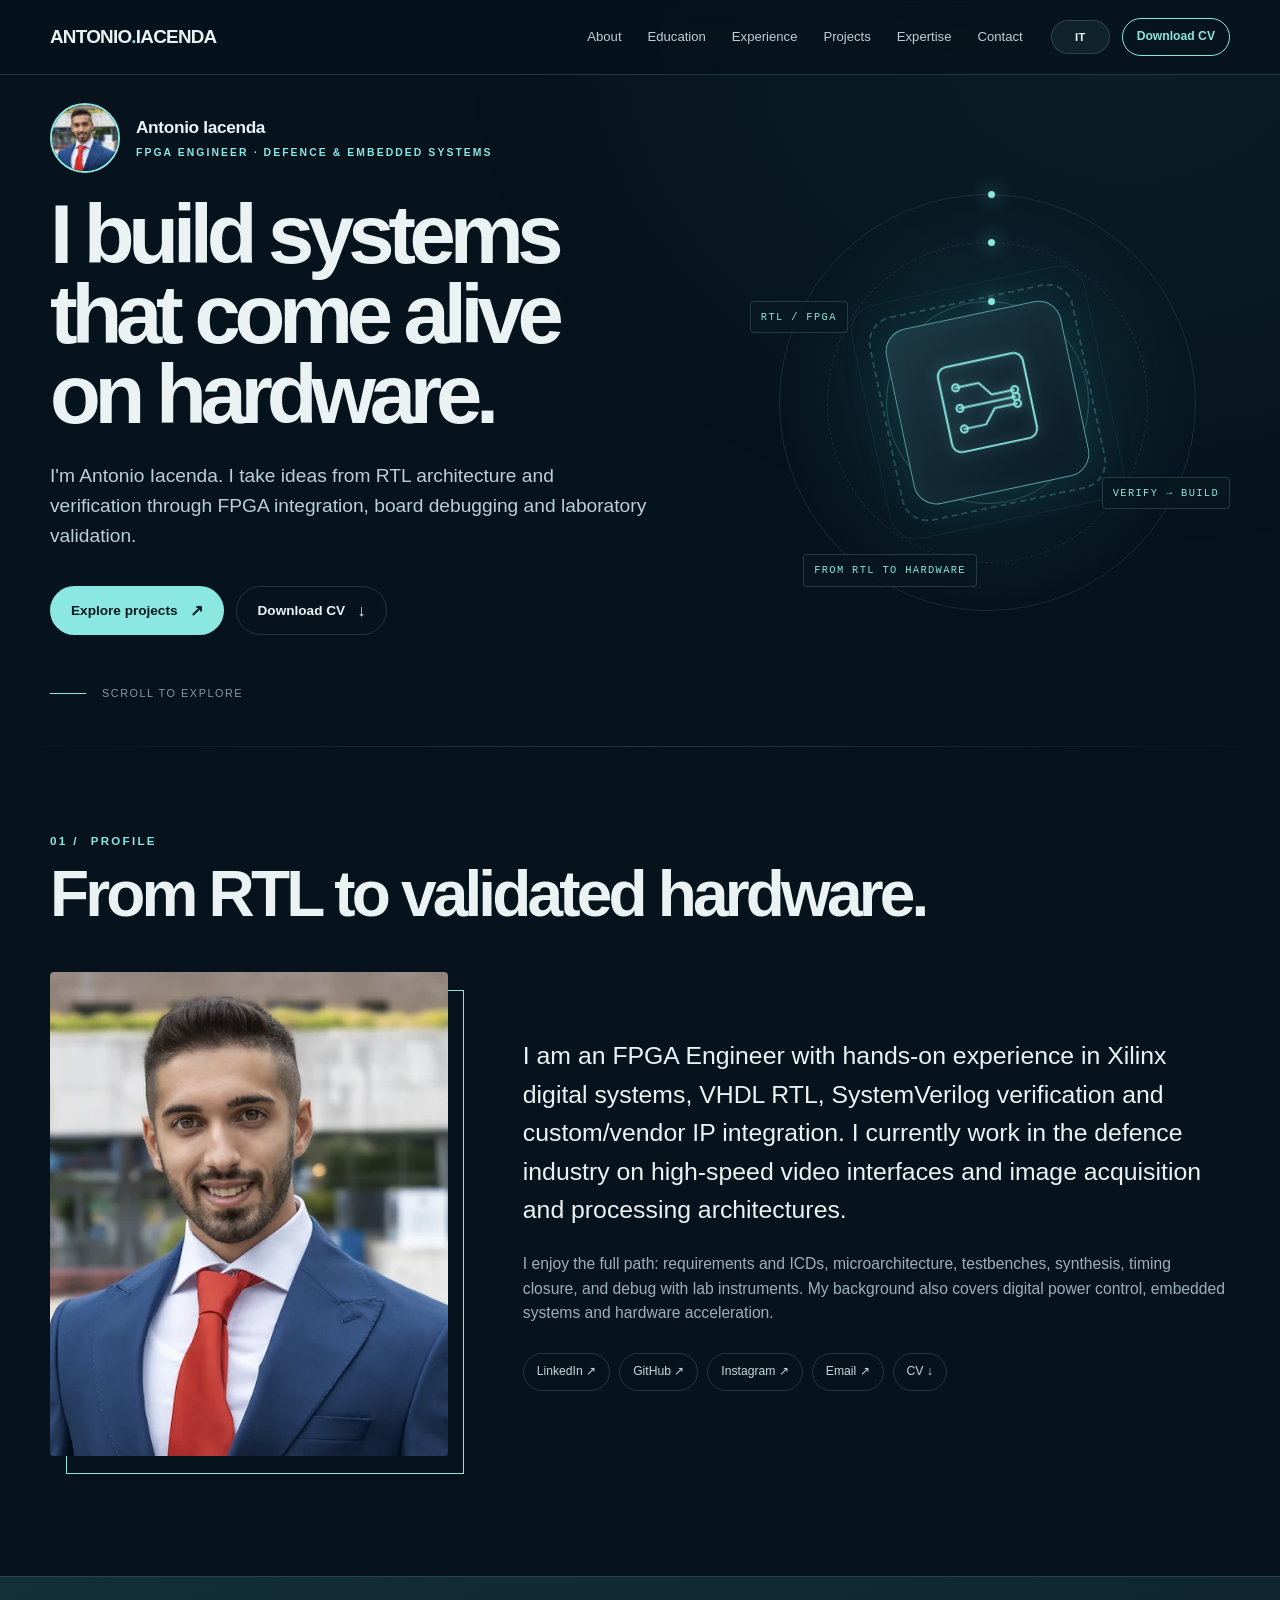
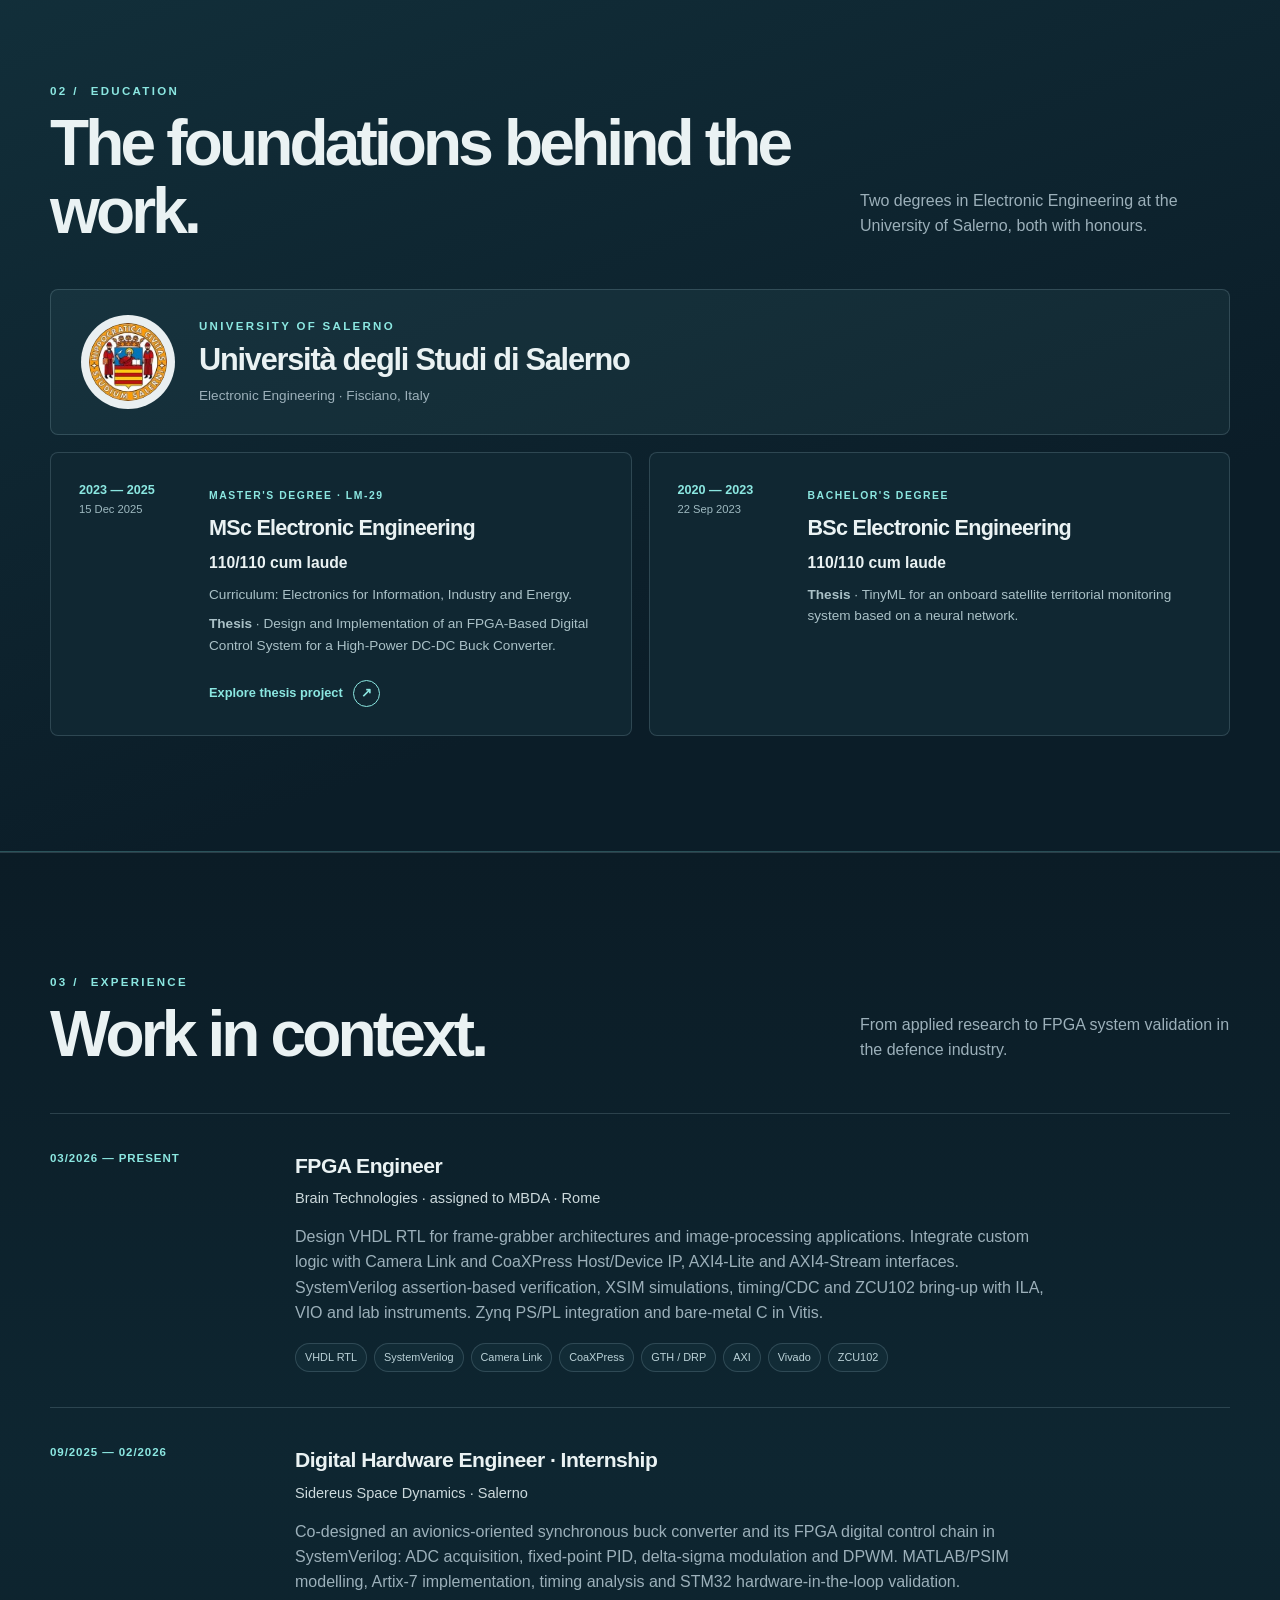
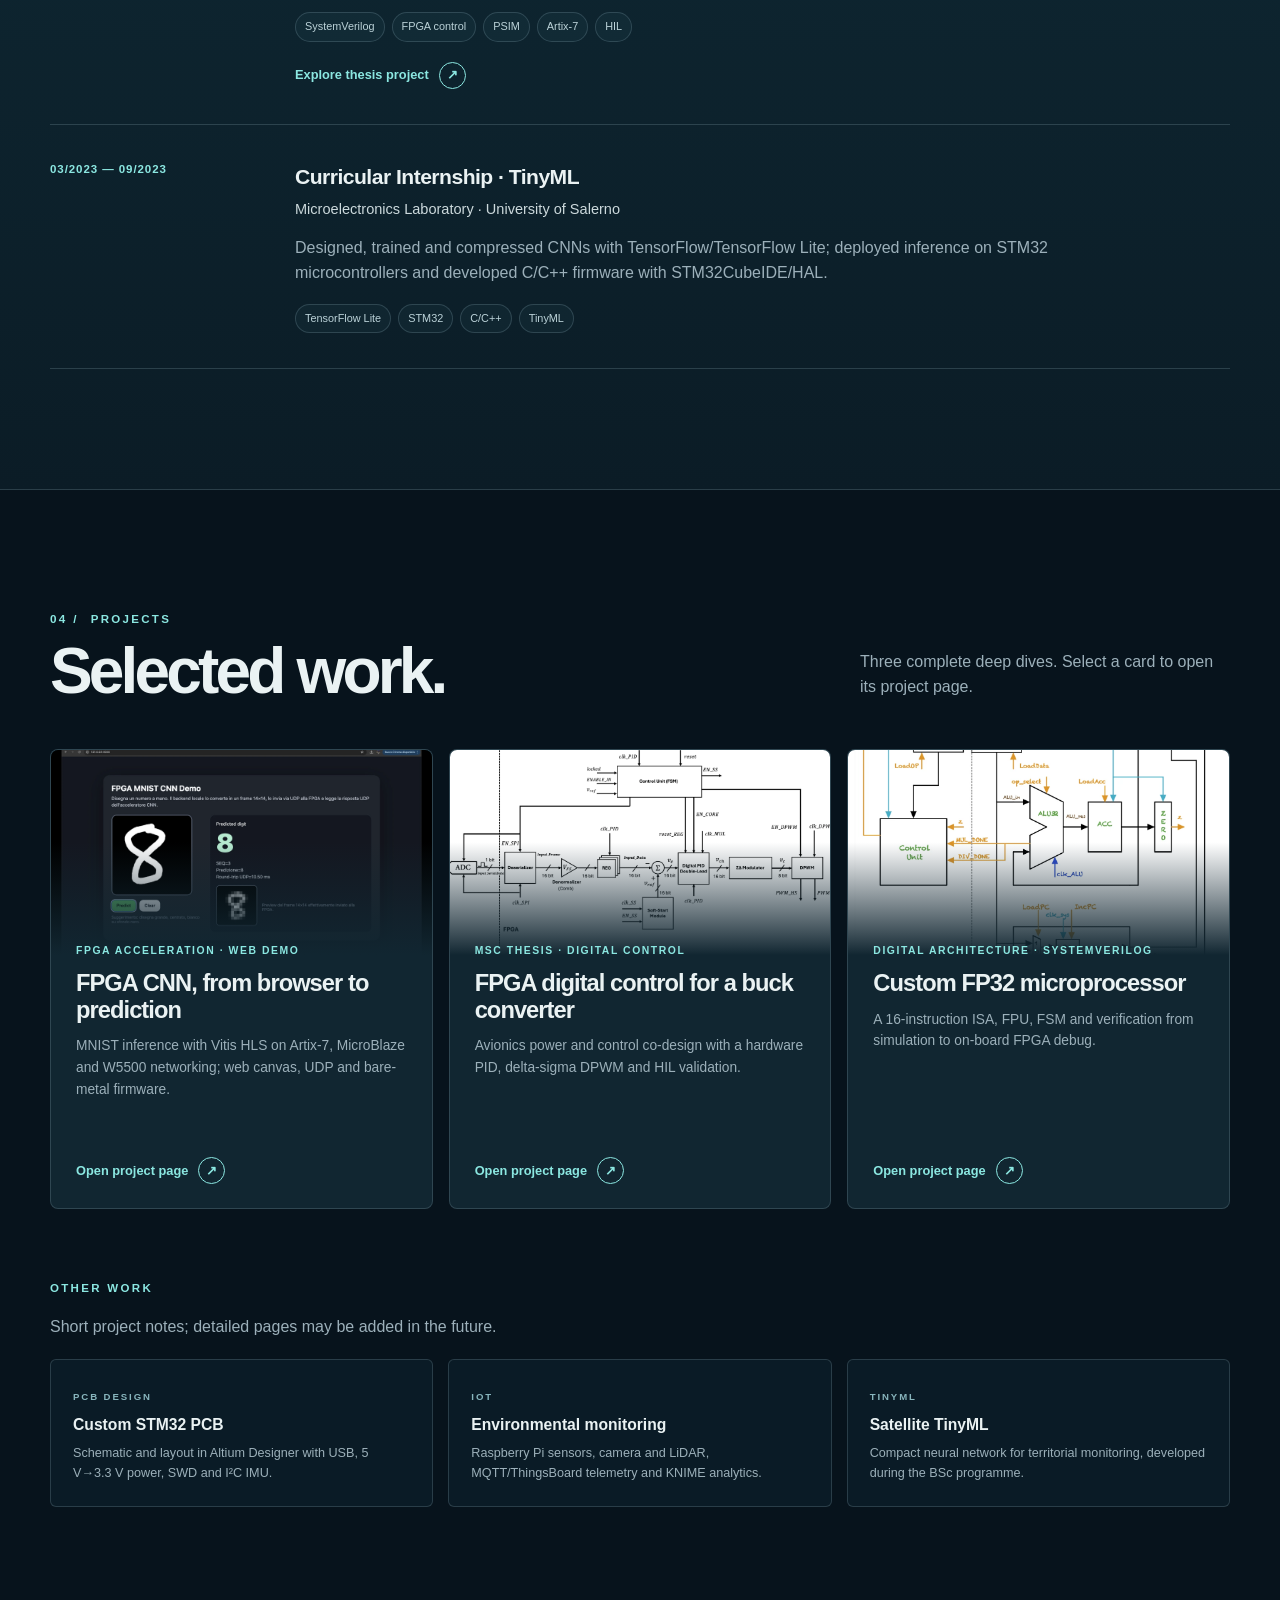
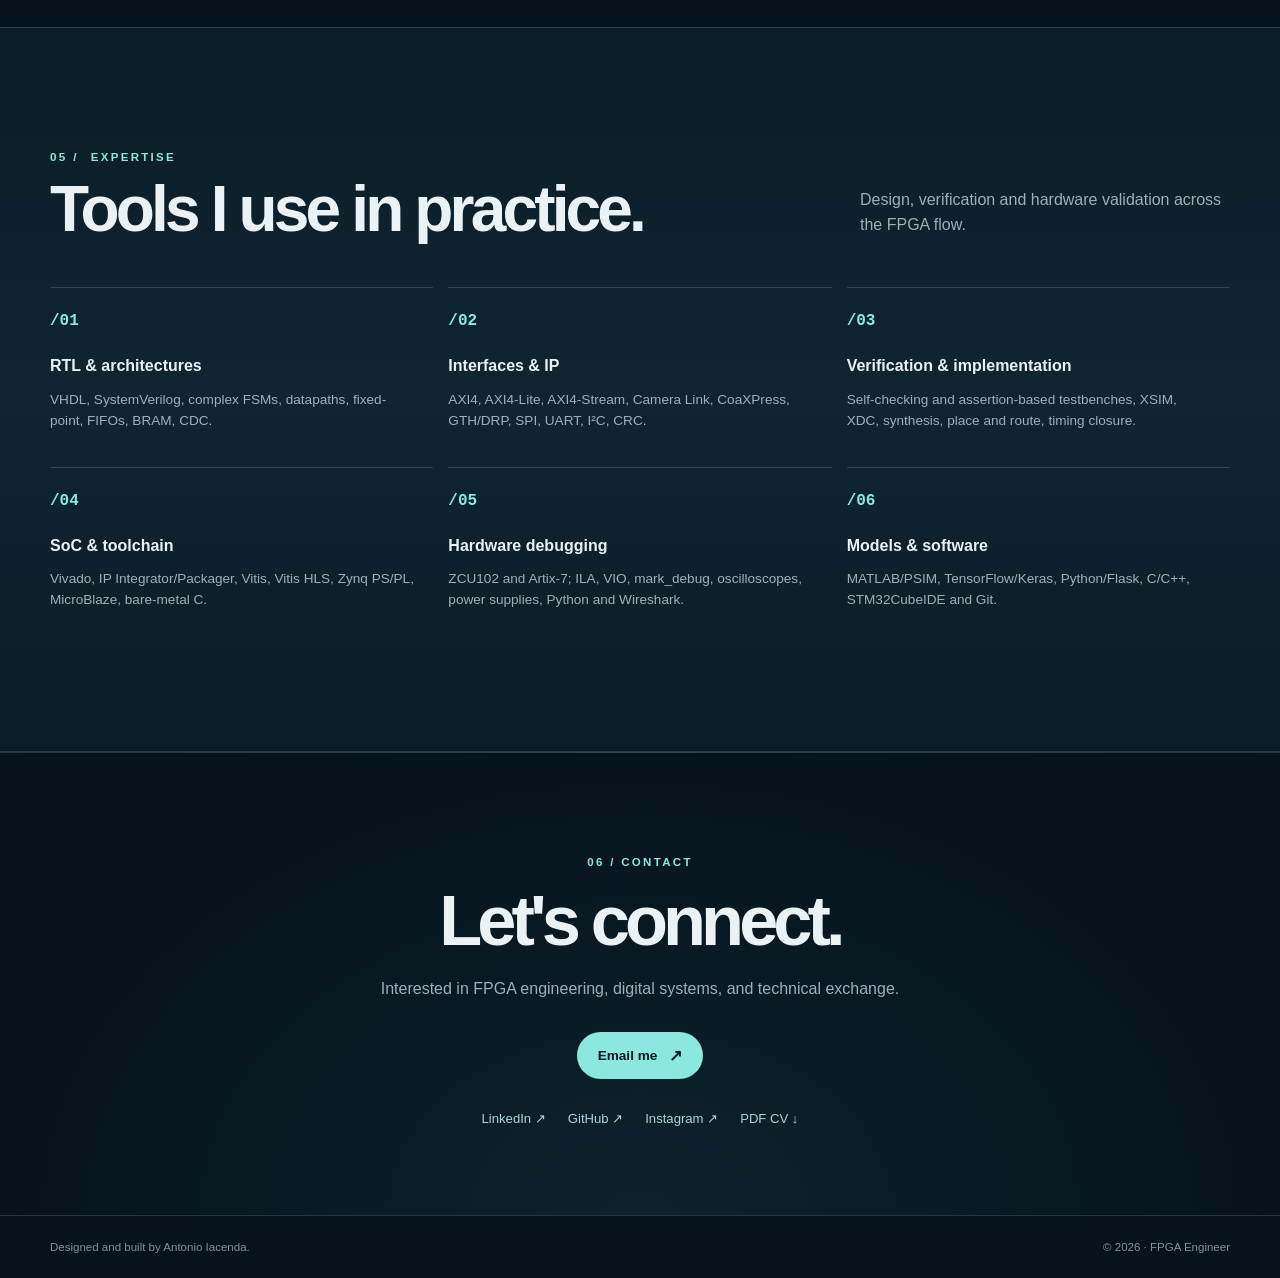
<file: index.html>
<!doctype html><html lang="en"><head><meta charset="utf-8"><meta name="viewport" content="width=device-width,initial-scale=1"><meta name="theme-color" content="#07131c"><meta name="description" content="Antonio Iacenda — FPGA Engineer. RTL design, verification, IP integration and embedded systems."><link rel="icon" type="image/svg+xml" href="assets/favicon.svg"><link rel="stylesheet" href="assets/css/site.css"><title>Antonio Iacenda | FPGA Engineer</title></head><body><a class="skip" href="#main">Skip to content</a><div class="progress" aria-hidden="true"></div><header class="nav"><div class="container nav-inner"><a class="brand" href="index.html" data-internal aria-label="Antonio Iacenda home">ANTONIO<span>.</span>IACENDA</a><nav class="nav-links" id="site-nav" aria-label="Main navigation"><a href="#about" data-i18n="nav.about">About</a><a href="#education" data-i18n="nav.education">Education</a><a href="#work" data-i18n="nav.work">Experience</a><a href="#projects" data-i18n="nav.projects">Projects</a><a href="#skills" data-i18n="nav.skills">Expertise</a><a href="#contact" data-i18n="nav.contact">Contact</a></nav><div class="nav-actions"><button type="button" class="lang" aria-label="Switch to Italian">IT</button><a class="nav-cv" href="assets/Antonio_Iacenda_CV_FPGA_Engineer_2026.pdf" download data-i18n="nav.cv">Download CV</a><button class="menu" type="button" aria-label="Toggle menu" aria-expanded="false" aria-controls="site-nav">☰</button></div></div></header><main id="main">
<section class="hero"><div class="container hero-grid"><div class="reveal"><div class="hero-identity"><img src="assets/img/portrait.webp" alt="Antonio Iacenda" width="72" height="72"><div><strong>Antonio Iacenda</strong><div class="eyebrow" data-i18n="home.label">FPGA ENGINEER · DEFENCE & EMBEDDED SYSTEMS</div></div></div><h1 data-i18n="home.title">I build systems that come alive on hardware.</h1><p class="hero-sub" data-i18n="home.lead">I'm Antonio Iacenda. I take ideas from RTL architecture and verification through FPGA integration, board debugging and laboratory validation.</p><div class="hero-actions"><a class="button" href="#projects"><span data-i18n="home.projects">Explore projects</span><span class="arrow">↗</span></a><a class="button ghost" href="assets/Antonio_Iacenda_CV_FPGA_Engineer_2026.pdf" download><span data-i18n="home.cv">Download CV</span><span class="arrow">↓</span></a></div><div class="hero-foot" data-i18n="home.scroll">SCROLL TO EXPLORE</div></div><div class="hero-art" aria-hidden="true"><div class="orbit"></div><div class="orbit two"></div><div class="orbit three"></div><div class="chip"><svg viewBox="0 0 100 100" aria-hidden="true"><rect x="13" y="13" width="74" height="74" rx="8"/><path d="M25 32h21l9 12h20M25 50h50M25 68h20l10-12h20"/><circle cx="26" cy="32" r="3"/><circle cx="75" cy="44" r="3"/><circle cx="26" cy="50" r="3"/><circle cx="75" cy="50" r="3"/><circle cx="26" cy="68" r="3"/><circle cx="75" cy="56" r="3"/></svg></div><span class="art-label a mono">RTL / FPGA</span><span class="art-label b mono">VERIFY → BUILD</span><span class="art-label c mono">FROM RTL TO HARDWARE</span></div></div></section>
<section class="section container" id="about"><div class="section-heading reveal"><div><div class="eyebrow"><span class="num">01 /</span><span data-i18n="about.kicker">PROFILE</span></div><h2 data-i18n="about.title">From RTL to validated hardware.</h2></div></div><div class="about-grid"><div class="portrait-wrap reveal"><img src="assets/img/portrait.webp" alt="Portrait of Antonio Iacenda" width="440" height="484"></div><div class="about-copy reveal"><p data-i18n="about.body">I am an FPGA Engineer with hands-on experience in Xilinx digital systems, VHDL RTL, SystemVerilog verification and custom/vendor IP integration. I currently work in the defence industry on high-speed video interfaces and image acquisition and processing architectures.</p><p class="small" data-i18n="about.small">I enjoy the full path: requirements and ICDs, microarchitecture, testbenches, synthesis, timing closure, and debug with lab instruments. My background also covers digital power control, embedded systems and hardware acceleration.</p><div class="about-links" aria-label="Social and professional links"><a href="https://www.linkedin.com/in/antonio-iacenda-a2a7731ab/" target="_blank" rel="noopener">LinkedIn ↗</a><a href="https://github.com/tonio626" target="_blank" rel="noopener">GitHub ↗</a><a href="https://www.instagram.com/antonio_iacenda/" target="_blank" rel="noopener">Instagram ↗</a><a href="mailto:tonioiacenda@gmail.com">Email ↗</a><a href="assets/Antonio_Iacenda_CV_FPGA_Engineer_2026.pdf" download>CV ↓</a></div></div></div></section>
<section class="section education-section" id="education"><div class="container"><div class="section-heading reveal"><div><div class="eyebrow"><span class="num">02 /</span><span data-i18n="edu.kicker">EDUCATION</span></div><h2 data-i18n="edu.title">The foundations behind the work.</h2></div><p data-i18n="edu.lead">Two degrees in Electronic Engineering at the University of Salerno, both with honours.</p></div><div class="university-head reveal"><img src="assets/img/unisa-logo.png" width="94" height="94" alt="University of Salerno crest"><div><div class="eyebrow" data-i18n="edu.university.label">UNIVERSITY OF SALERNO</div><h3 data-i18n="edu.university.name">Università degli Studi di Salerno</h3><p data-i18n="edu.university.subtitle">Electronic Engineering · Fisciano, Italy</p></div></div><div class="degree-list"><article class="degree reveal"><div class="degree-date">2023 — 2025<br><small>15 Dec 2025</small></div><div><span class="degree-level" data-i18n="edu.msc.level">MASTER'S DEGREE · LM-29</span><h3 data-i18n="edu.msc.title">MSc Electronic Engineering</h3><p class="degree-grade">110/110 cum laude</p><p data-i18n="edu.msc.track">Curriculum: Electronics for Information, Industry and Energy.</p><p><strong data-i18n="edu.thesis">Thesis</strong> · <span data-i18n="edu.msc.thesis">Design and Implementation of an FPGA-Based Digital Control System for a High-Power DC-DC Buck Converter.</span></p><a class="card-link" href="thesis.html" data-internal><span data-i18n="edu.explore">Explore thesis project</span><span class="circle">↗</span></a></div></article><article class="degree reveal"><div class="degree-date">2020 — 2023<br><small>22 Sep 2023</small></div><div><span class="degree-level" data-i18n="edu.bsc.level">BACHELOR'S DEGREE</span><h3 data-i18n="edu.bsc.title">BSc Electronic Engineering</h3><p class="degree-grade">110/110 cum laude</p><p><strong data-i18n="edu.thesis">Thesis</strong> · <span data-i18n="edu.bsc.thesis">TinyML for an onboard satellite territorial monitoring system based on a neural network.</span></p></div></article></div></div></section><section class="section band" id="work"><div class="container"><div class="section-heading reveal"><div><div class="eyebrow"><span class="num">03 /</span><span data-i18n="work.kicker">EXPERIENCE</span></div><h2 data-i18n="work.title">Work in context.</h2></div><p data-i18n="work.lead">From applied research to FPGA system validation in the defence industry.</p></div><div class="timeline">
<article class="job reveal"><time>03/2026 — PRESENT</time><div><h3 data-i18n="work.mbda.title">FPGA Engineer</h3><p class="org" data-i18n="work.mbda.org">Brain Technologies · assigned to MBDA · Rome</p><p data-i18n="work.mbda.desc">Design VHDL RTL for frame-grabber architectures and image-processing applications. Integrate custom logic with Camera Link and CoaXPress Host/Device IP, AXI4-Lite and AXI4-Stream interfaces. SystemVerilog assertion-based verification, XSIM simulations, timing/CDC and ZCU102 bring-up with ILA, VIO and lab instruments. Zynq PS/PL integration and bare-metal C in Vitis.</p><div class="tag-list"><span class="tag">VHDL RTL</span><span class="tag">SystemVerilog</span><span class="tag">Camera Link</span><span class="tag">CoaXPress</span><span class="tag">GTH / DRP</span><span class="tag">AXI</span><span class="tag">Vivado</span><span class="tag">ZCU102</span></div></div></article>
<article class="job reveal"><time>09/2025 — 02/2026</time><div><h3 data-i18n="work.sid.title">Digital Hardware Engineer · Internship</h3><p class="org" data-i18n="work.sid.org">Sidereus Space Dynamics · Salerno</p><p data-i18n="work.sid.desc">Co-designed an avionics-oriented synchronous buck converter and its FPGA digital control chain in SystemVerilog: ADC acquisition, fixed-point PID, delta-sigma modulation and DPWM. MATLAB/PSIM modelling, Artix-7 implementation, timing analysis and STM32 hardware-in-the-loop validation.</p><div class="tag-list"><span class="tag">SystemVerilog</span><span class="tag">FPGA control</span><span class="tag">PSIM</span><span class="tag">Artix-7</span><span class="tag">HIL</span></div><a class="card-link" href="thesis.html" data-internal style="margin-top:20px"><span data-i18n="work.sid.link">Explore thesis project</span><span class="circle">↗</span></a></div></article>
<article class="job reveal"><time>03/2023 — 09/2023</time><div><h3 data-i18n="work.uni.title">Curricular Internship · TinyML</h3><p class="org" data-i18n="work.uni.org">Microelectronics Laboratory · University of Salerno</p><p data-i18n="work.uni.desc">Designed, trained and compressed CNNs with TensorFlow/TensorFlow Lite; deployed inference on STM32 microcontrollers and developed C/C++ firmware with STM32CubeIDE/HAL.</p><div class="tag-list"><span class="tag">TensorFlow Lite</span><span class="tag">STM32</span><span class="tag">C/C++</span><span class="tag">TinyML</span></div></div></article>
</div></div></section>
<section class="section container" id="projects"><div class="section-heading reveal"><div><div class="eyebrow"><span class="num">04 /</span><span data-i18n="projects.kicker">PROJECTS</span></div><h2 data-i18n="projects.title">Selected work.</h2></div><p data-i18n="projects.lead">Three complete deep dives. Select a card to open its project page.</p></div><div class="project-grid"><a class="project-card reveal" href="cnn.html" data-internal aria-label="Open project: FPGA CNN, from browser to prediction"><div class="visual"><img src="assets/img/cnn-web-demo.webp" alt="" loading="lazy"></div><div class="inside"><span class="kind" data-i18n="projects.cnn.kind">FPGA ACCELERATION · WEB DEMO</span><h3 data-i18n="projects.cnn.title">FPGA CNN, from browser to prediction</h3><p data-i18n="projects.cnn.desc">MNIST inference with Vitis HLS on Artix-7, MicroBlaze and W5500 networking; web canvas, UDP and bare-metal firmware.</p><span class="card-link"><span data-i18n="projects.open">Open project page</span><span class="circle" aria-hidden="true">↗</span></span></div></a><a class="project-card reveal" href="thesis.html" data-internal aria-label="Open project: FPGA digital control for a buck converter"><div class="visual"><img src="assets/img/thesis-control-chain.webp" alt="" loading="lazy"></div><div class="inside"><span class="kind" data-i18n="projects.thesis.kind">MSC THESIS · DIGITAL CONTROL</span><h3 data-i18n="projects.thesis.title">FPGA digital control for a buck converter</h3><p data-i18n="projects.thesis.desc">Avionics power and control co-design with a hardware PID, delta-sigma DPWM and HIL validation.</p><span class="card-link"><span data-i18n="projects.open">Open project page</span><span class="circle" aria-hidden="true">↗</span></span></div></a><a class="project-card reveal" href="microprocessor.html" data-internal aria-label="Open project: Custom FP32 microprocessor"><div class="visual"><img src="assets/img/cpu-architecture.webp" alt="" loading="lazy"></div><div class="inside"><span class="kind" data-i18n="projects.cpu.kind">DIGITAL ARCHITECTURE · SYSTEMVERILOG</span><h3 data-i18n="projects.cpu.title">Custom FP32 microprocessor</h3><p data-i18n="projects.cpu.desc">A 16-instruction ISA, FPU, FSM and verification from simulation to on-board FPGA debug.</p><span class="card-link"><span data-i18n="projects.open">Open project page</span><span class="circle" aria-hidden="true">↗</span></span></div></a></div><div style="margin-top:70px" class="reveal"><div class="eyebrow" data-i18n="projects.more">Other work</div><p class="muted" data-i18n="projects.more.lead">Short project notes; detailed pages may be added in the future.</p><div class="more-projects"><article class="mini-project"><span class="eyebrow">PCB DESIGN</span><h3 data-i18n="projects.pcb.title">Custom STM32 PCB</h3><p data-i18n="projects.pcb.desc">Schematic and layout in Altium Designer with USB, 5 V→3.3 V power, SWD and I²C IMU.</p></article><article class="mini-project"><span class="eyebrow">IoT</span><h3 data-i18n="projects.iot.title">Environmental monitoring</h3><p data-i18n="projects.iot.desc">Raspberry Pi sensors, camera and LiDAR, MQTT/ThingsBoard telemetry and KNIME analytics.</p></article><article class="mini-project"><span class="eyebrow">TINYML</span><h3 data-i18n="projects.tiny.title">Satellite TinyML</h3><p data-i18n="projects.tiny.desc">Compact neural network for territorial monitoring, developed during the BSc programme.</p></article></div></div></section>
<section class="section band" id="skills"><div class="container"><div class="section-heading reveal"><div><div class="eyebrow"><span class="num">05 /</span><span data-i18n="skills.kicker">EXPERTISE</span></div><h2 data-i18n="skills.title">Tools I use in practice.</h2></div><p data-i18n="skills.lead">Design, verification and hardware validation across the FPGA flow.</p></div><div class="skills-grid"><article class="skill reveal"><div class="icon">/01</div><h3 data-i18n="skills.1.title">RTL &amp; architectures</h3><p data-i18n="skills.1.desc">VHDL, SystemVerilog, complex FSMs, datapaths, fixed-point, FIFOs, BRAM, CDC.</p></article><article class="skill reveal"><div class="icon">/02</div><h3 data-i18n="skills.2.title">Interfaces &amp; IP</h3><p data-i18n="skills.2.desc">AXI4, AXI4-Lite, AXI4-Stream, Camera Link, CoaXPress, GTH/DRP, SPI, UART, I²C, CRC.</p></article><article class="skill reveal"><div class="icon">/03</div><h3 data-i18n="skills.3.title">Verification &amp; implementation</h3><p data-i18n="skills.3.desc">Self-checking and assertion-based testbenches, XSIM, XDC, synthesis, place and route, timing closure.</p></article><article class="skill reveal"><div class="icon">/04</div><h3 data-i18n="skills.4.title">SoC &amp; toolchain</h3><p data-i18n="skills.4.desc">Vivado, IP Integrator/Packager, Vitis, Vitis HLS, Zynq PS/PL, MicroBlaze, bare-metal C.</p></article><article class="skill reveal"><div class="icon">/05</div><h3 data-i18n="skills.5.title">Hardware debugging</h3><p data-i18n="skills.5.desc">ZCU102 and Artix-7; ILA, VIO, mark_debug, oscilloscopes, power supplies, Python and Wireshark.</p></article><article class="skill reveal"><div class="icon">/06</div><h3 data-i18n="skills.6.title">Models &amp; software</h3><p data-i18n="skills.6.desc">MATLAB/PSIM, TensorFlow/Keras, Python/Flask, C/C++, STM32CubeIDE and Git.</p></article></div></div></section><section class="contact" id="contact"><div class="container reveal"><div class="eyebrow" data-i18n="contact.kicker">06 / CONTACT</div><h2 data-i18n="contact.title">Let's connect.</h2><p data-i18n="contact.lead">Interested in FPGA engineering, digital systems, and technical exchange.</p><a class="button" href="mailto:tonioiacenda@gmail.com"><span data-i18n="contact.email">Email me</span><span class="arrow">↗</span></a><div class="contact-links"><a href="https://www.linkedin.com/in/antonio-iacenda-a2a7731ab/" target="_blank" rel="noopener">LinkedIn ↗</a><a href="https://github.com/tonio626" target="_blank" rel="noopener">GitHub ↗</a><a href="https://www.instagram.com/antonio_iacenda/" target="_blank" rel="noopener">Instagram ↗</a><a href="assets/Antonio_Iacenda_CV_FPGA_Engineer_2026.pdf" download>PDF CV ↓</a></div></div></section></main><footer><div class="container"><span data-i18n="footer.text">Designed and built by Antonio Iacenda.</span><span>© 2026 · FPGA Engineer</span></div></footer><script src="assets/js/site.js" defer></script></body></html>
</file>
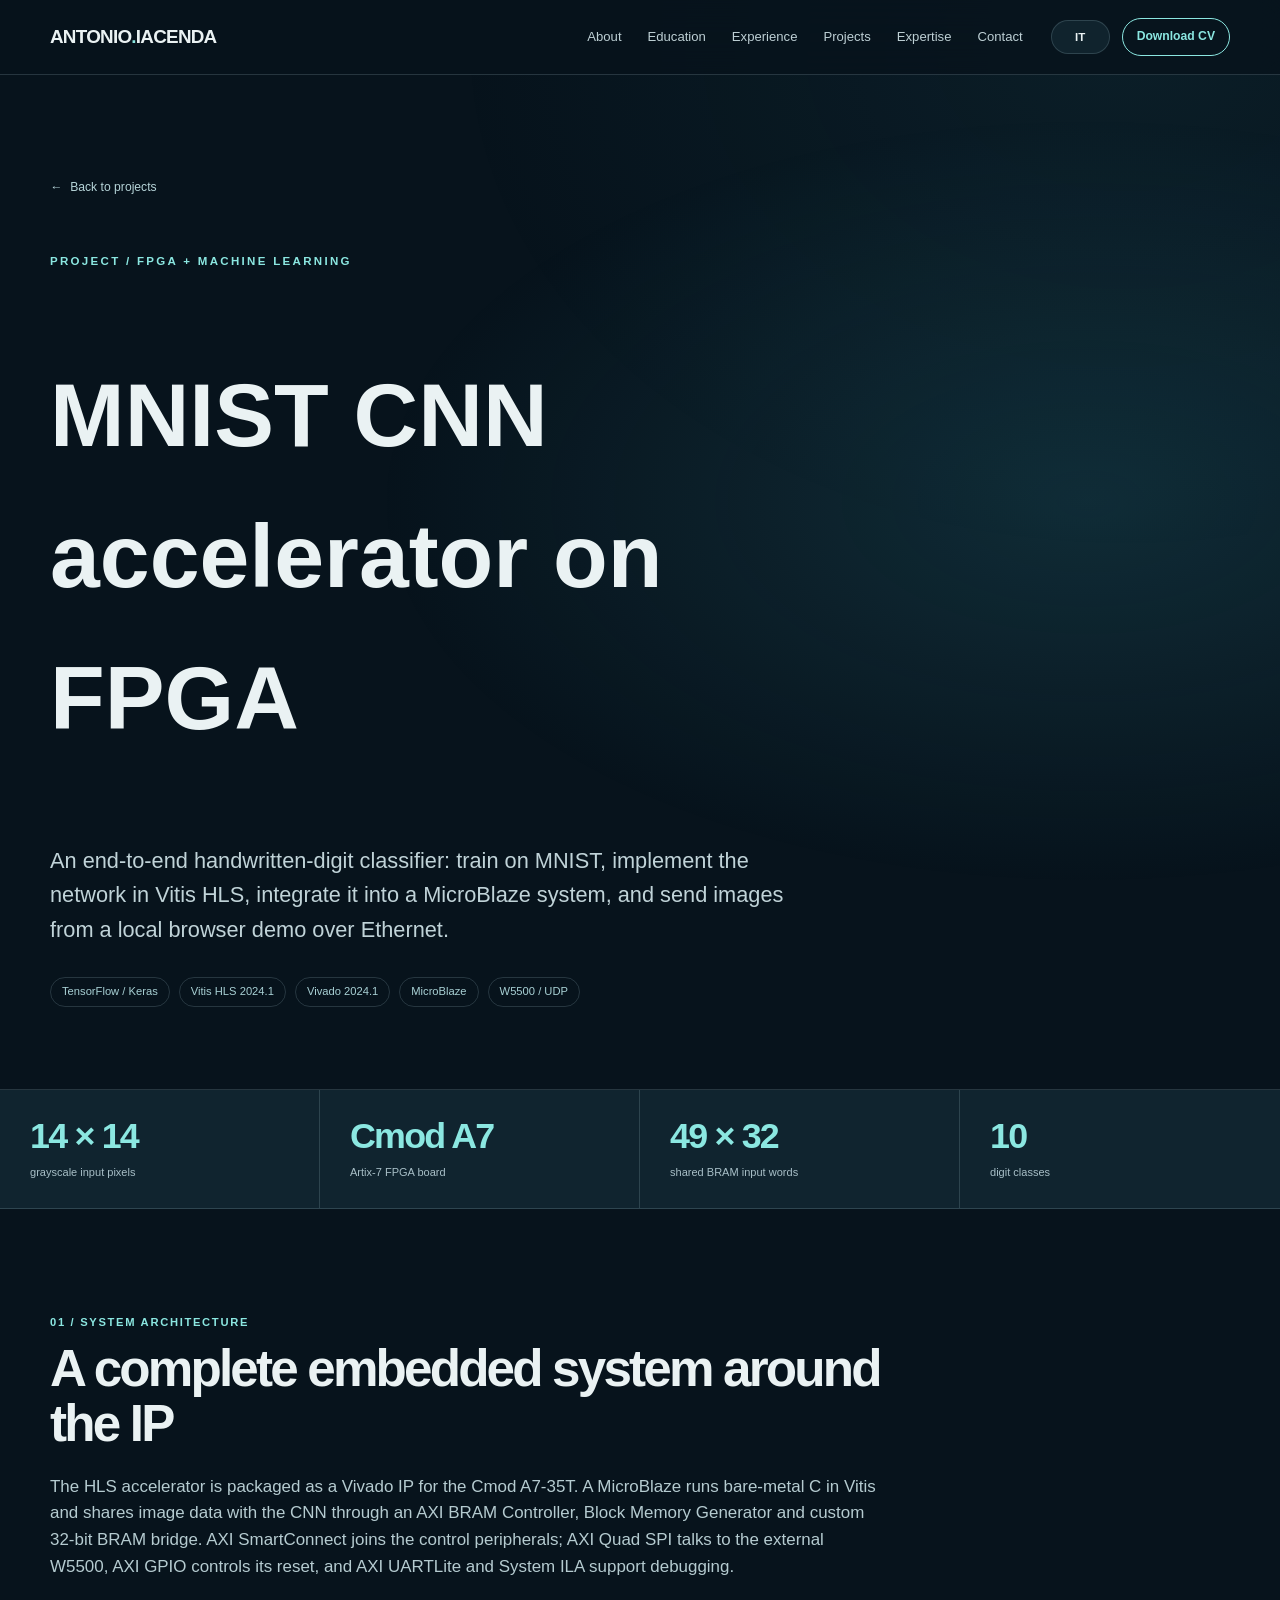
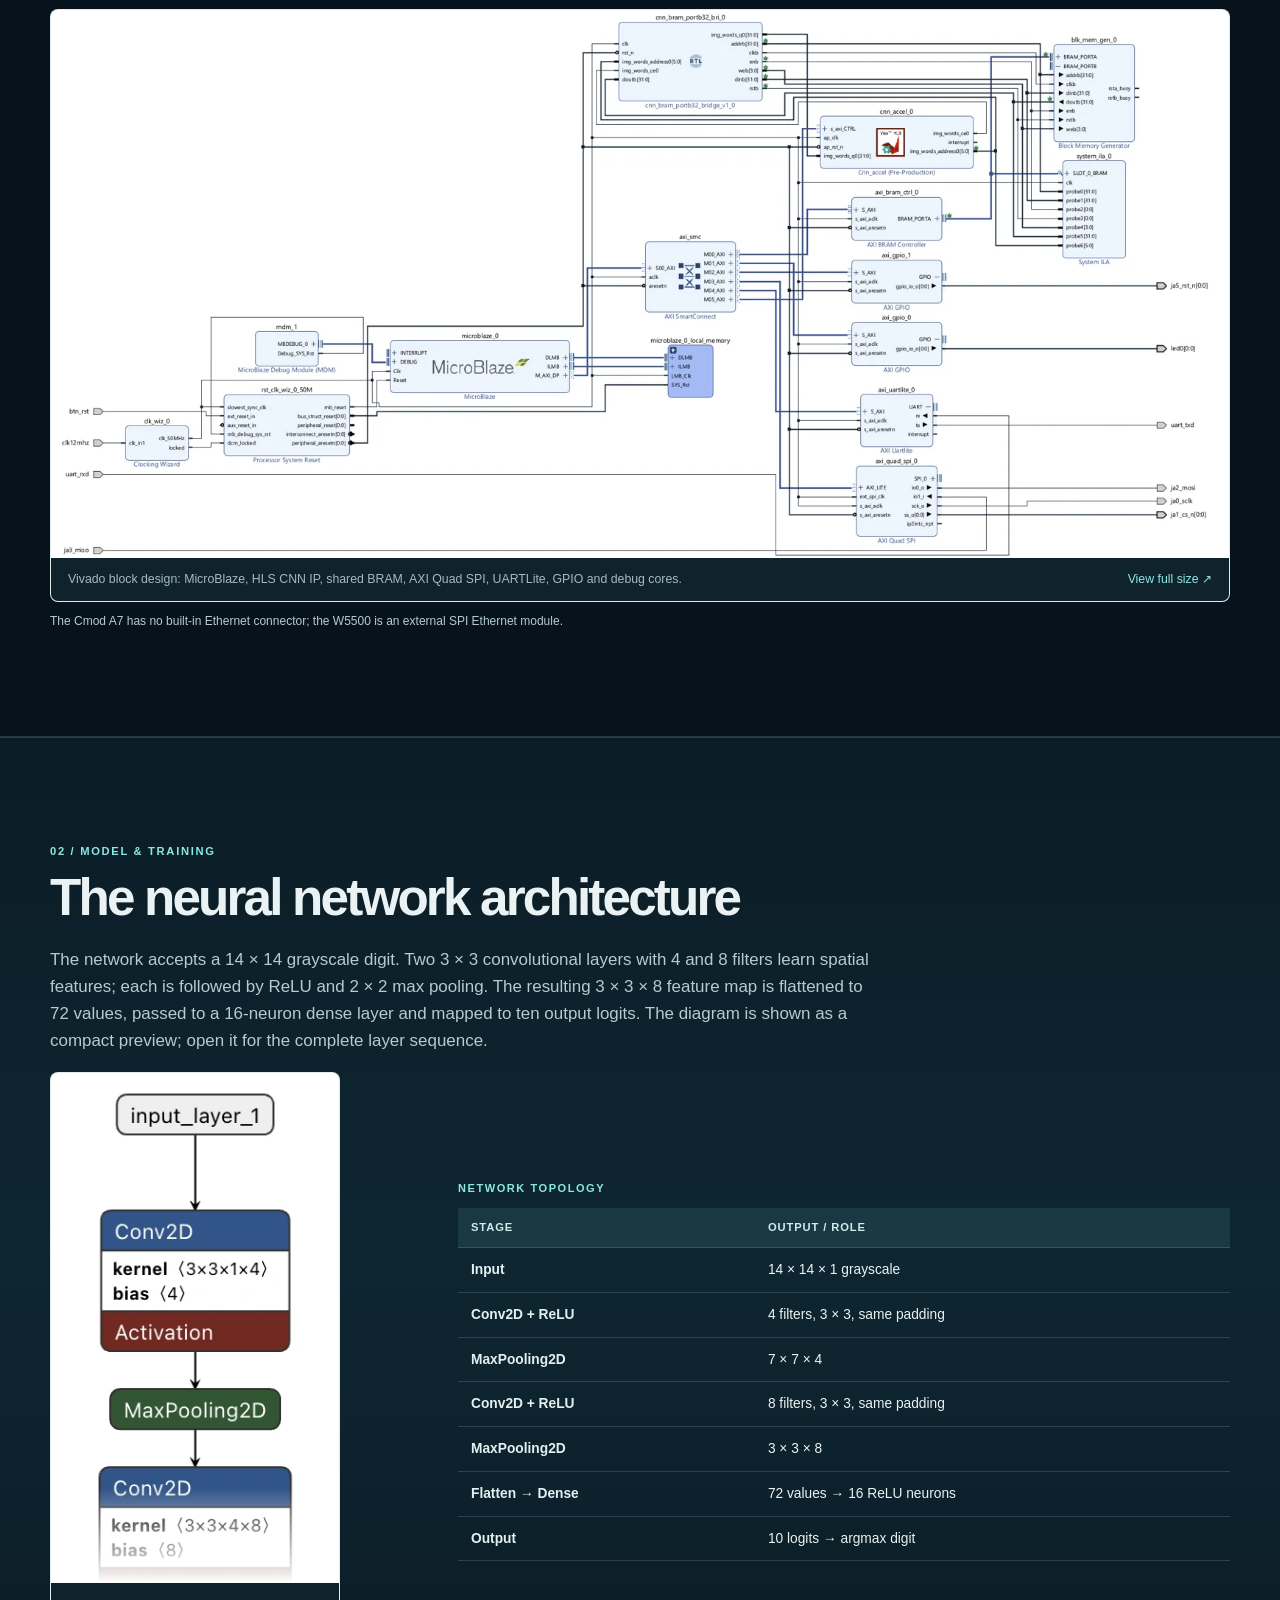
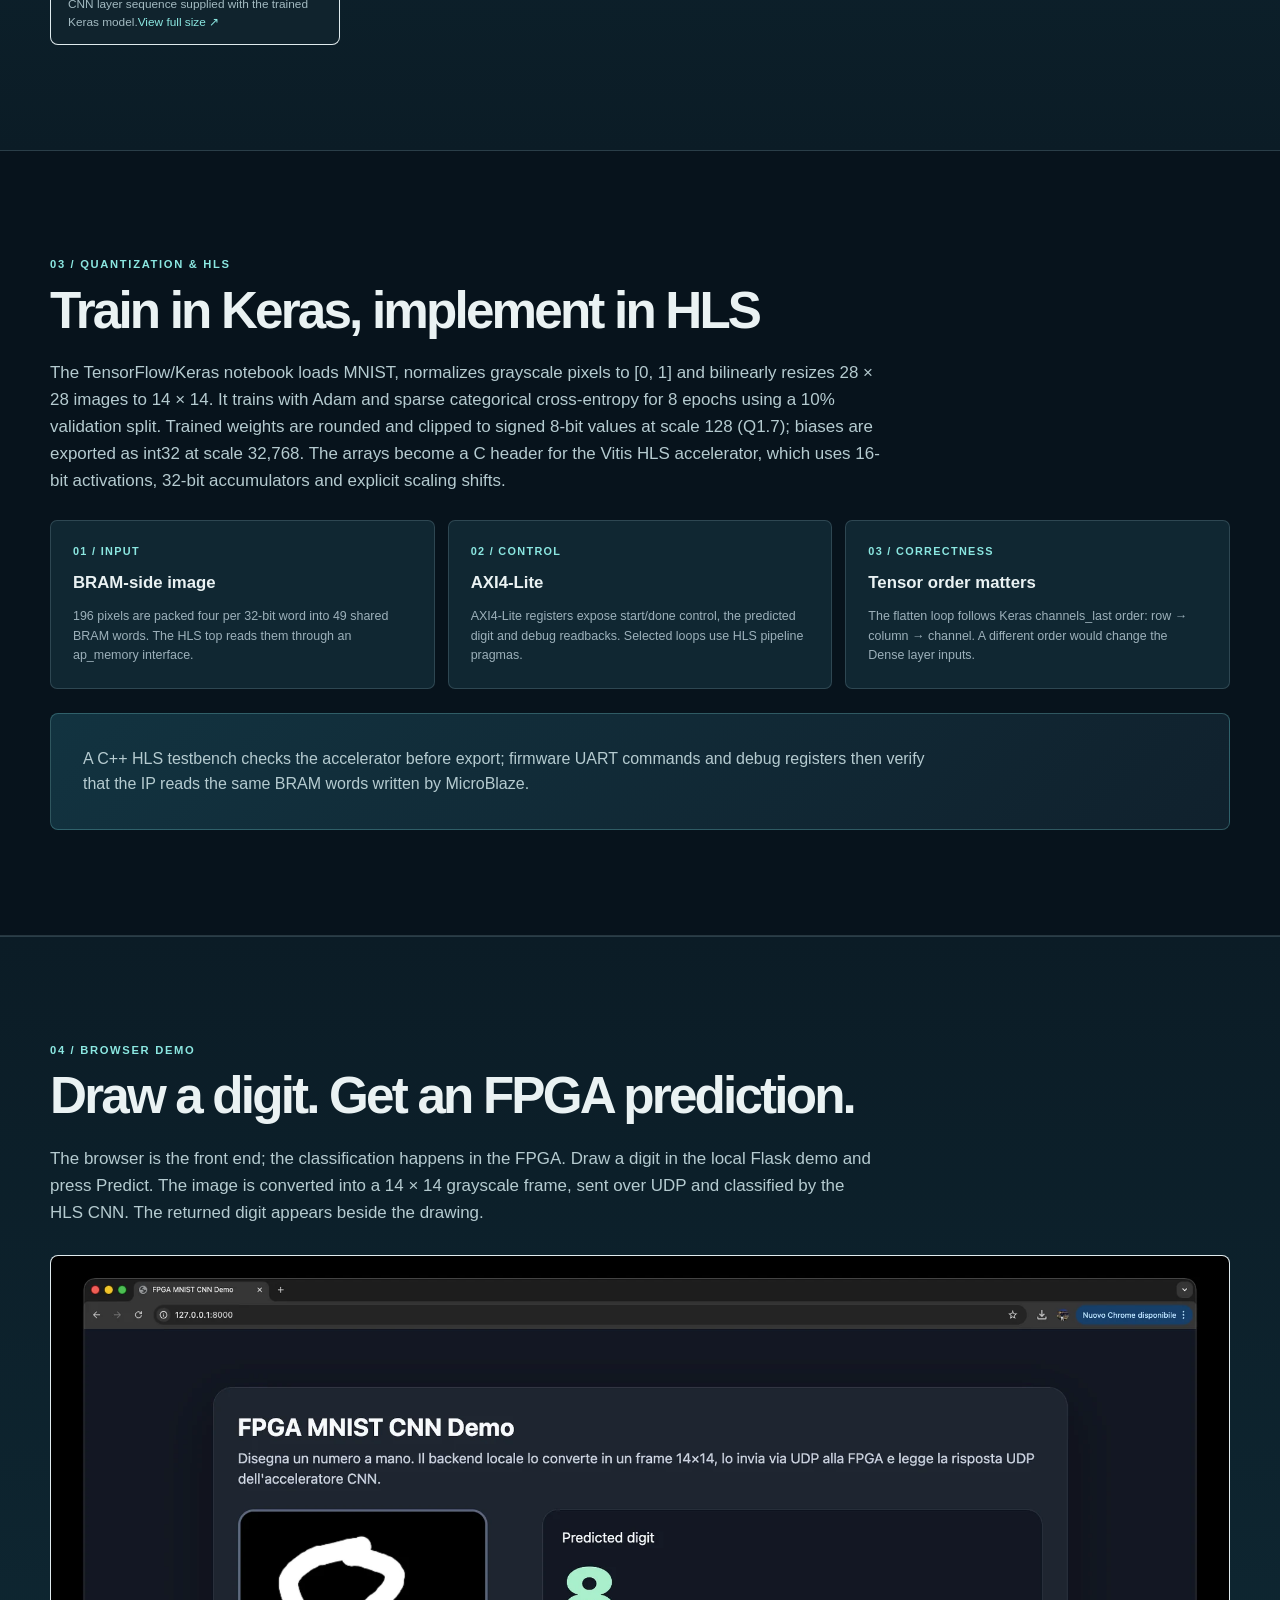
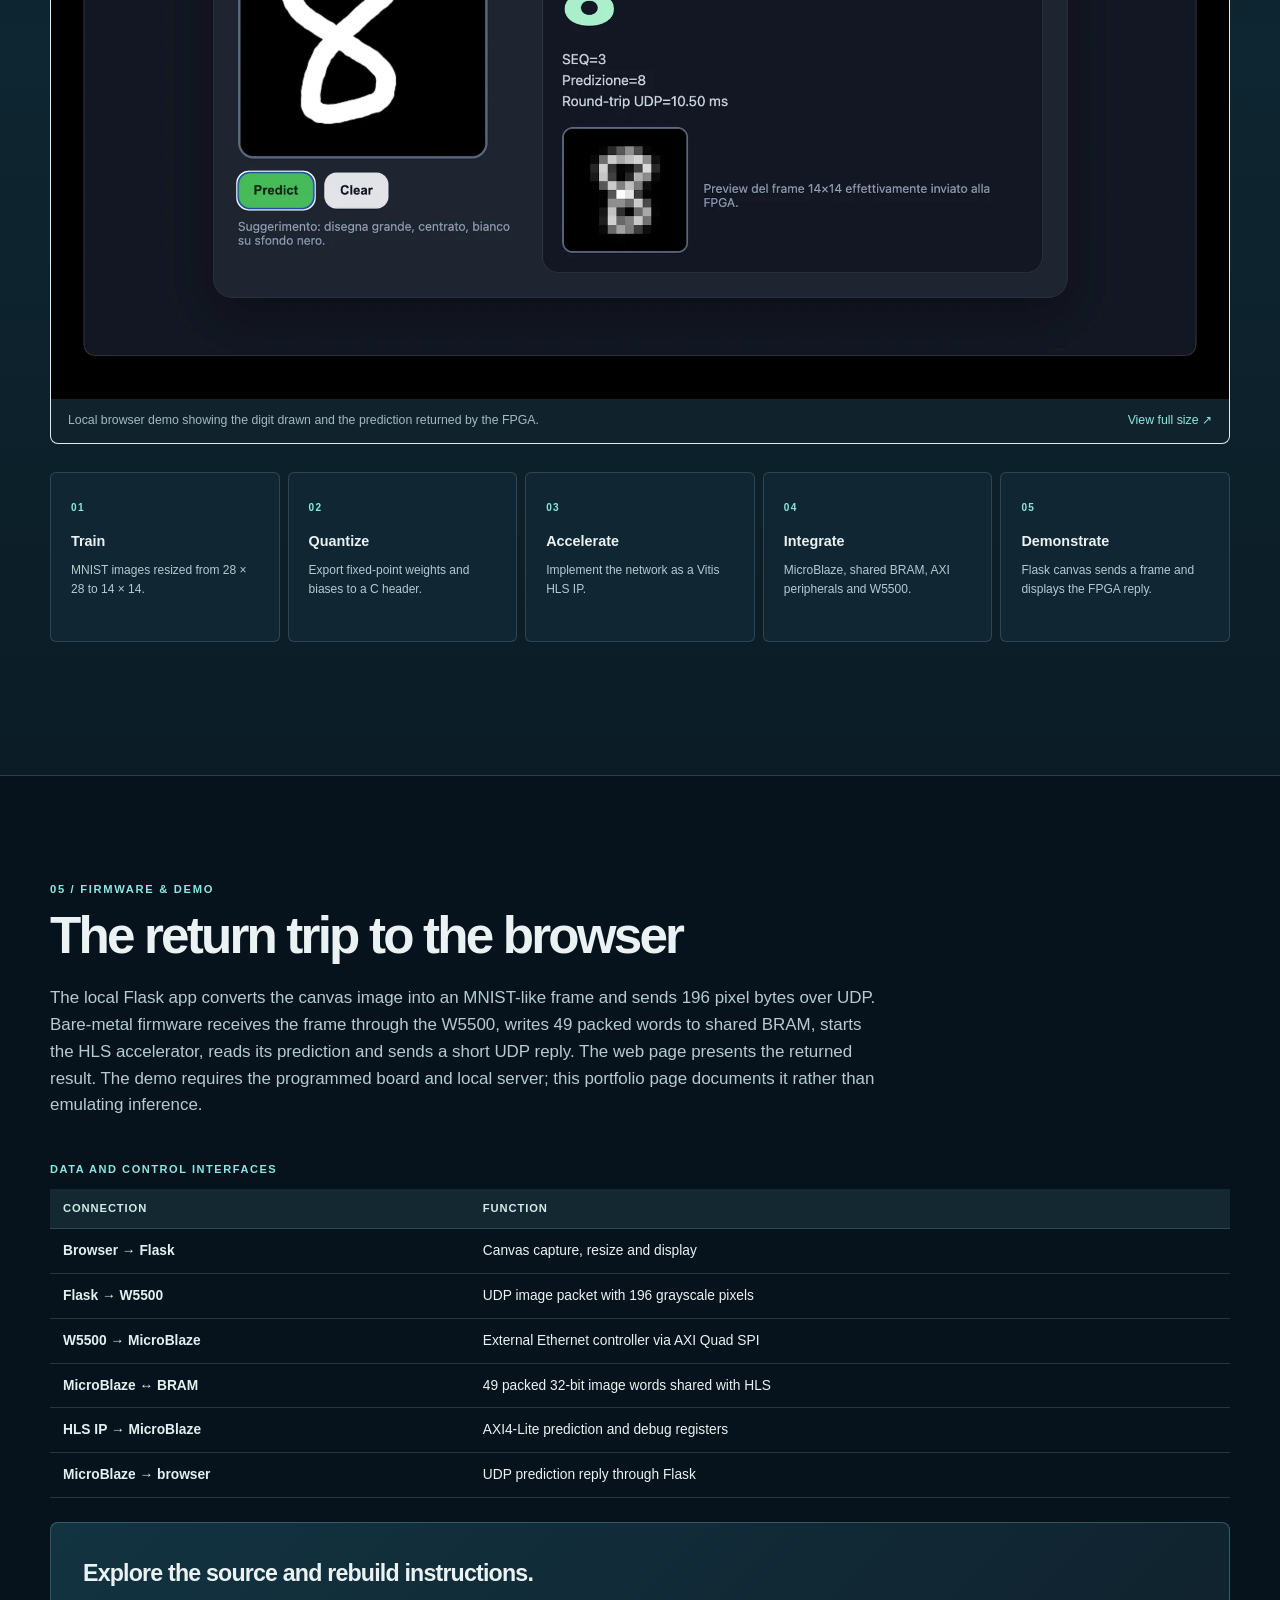
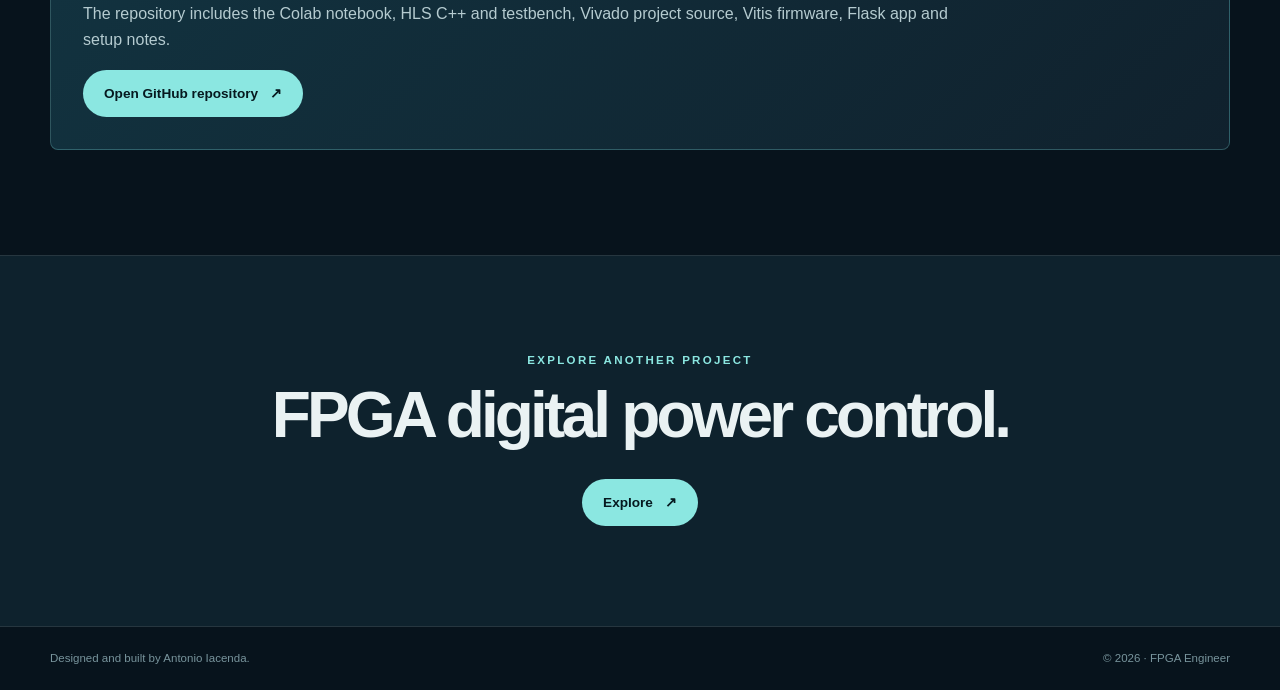
<file: cnn.html>
<!doctype html><html lang="en"><head><meta charset="utf-8"><meta name="viewport" content="width=device-width,initial-scale=1"><meta name="theme-color" content="#07131c"><meta name="description" content="Antonio Iacenda — FPGA Engineer. RTL design, verification, IP integration and embedded systems."><link rel="icon" type="image/svg+xml" href="assets/favicon.svg"><link rel="stylesheet" href="assets/css/site.css"><title>FPGA CNN and Web Demo | Antonio Iacenda</title></head><body><a class="skip" href="#main">Skip to content</a><div class="progress" aria-hidden="true"></div><header class="nav"><div class="container nav-inner"><a class="brand" href="index.html" data-internal aria-label="Antonio Iacenda home">ANTONIO<span>.</span>IACENDA</a><nav class="nav-links" id="site-nav" aria-label="Main navigation"><a href="index.html#about" data-internal data-i18n="nav.about">About</a><a href="index.html#education" data-internal data-i18n="nav.education">Education</a><a href="index.html#work" data-internal data-i18n="nav.work">Experience</a><a href="index.html#projects" data-internal data-i18n="nav.projects">Projects</a><a href="index.html#skills" data-internal data-i18n="nav.skills">Expertise</a><a href="index.html#contact" data-internal data-i18n="nav.contact">Contact</a></nav><div class="nav-actions"><button type="button" class="lang" aria-label="Switch to Italian">IT</button><a class="nav-cv" href="assets/Antonio_Iacenda_CV_FPGA_Engineer_2026.pdf" download data-i18n="nav.cv">Download CV</a><button class="menu" type="button" aria-label="Toggle menu" aria-expanded="false" aria-controls="site-nav">☰</button></div></div></header><main id="main"><section class="page-hero"><div class="container reveal"><a class="back" href="index.html#projects" data-internal>← <span data-i18n="common.back">Back to projects</span></a><div class="eyebrow" data-i18n="cnn.kicker">PROJECT / FPGA + MACHINE LEARNING</div><h1 data-i18n="cnn.title">MNIST CNN accelerator on FPGA</h1><p class="page-lead" data-i18n="cnn.lead">An end-to-end handwritten-digit classifier: train on MNIST, implement the network in Vitis HLS, integrate it into a MicroBlaze system, and send images from a local browser demo over Ethernet.</p><div class="page-meta"><span>TensorFlow / Keras</span><span>Vitis HLS 2024.1</span><span>Vivado 2024.1</span><span>MicroBlaze</span><span>W5500 / UDP</span></div></div></section><div class="metric-row"><div class="metric"><strong>14 × 14</strong><span data-i18n="cnn.m1">grayscale input pixels</span></div><div class="metric"><strong>Cmod A7</strong><span data-i18n="cnn.m2">Artix-7 FPGA board</span></div><div class="metric"><strong>49 × 32</strong><span data-i18n="cnn.m3">shared BRAM input words</span></div><div class="metric"><strong>10</strong><span data-i18n="cnn.m4">digit classes</span></div></div><section class="chapter-wide"><div class="container"><div class="article-intro reveal"><div class="kicker" data-i18n="cnn.c4.k">01 / SYSTEM ARCHITECTURE</div><h2 data-i18n="cnn.c4.title">A complete embedded system around the IP</h2><p data-i18n="cnn.c4.body">The HLS accelerator is packaged as a Vivado IP for the Cmod A7-35T. A MicroBlaze runs bare-metal C in Vitis and shares image data with the CNN through an AXI BRAM Controller, Block Memory Generator and custom 32-bit BRAM bridge. AXI SmartConnect joins the control peripherals; AXI Quad SPI talks to the external W5500, AXI GPIO controls its reset, and AXI UARTLite and System ILA support debugging.</p></div><figure class="large-figure reveal "><a href="assets/img/cnn-block-design.webp" target="_blank" rel="noopener" aria-label="View full-size image: Full Vivado block design of the MicroBlaze and CNN system"><img src="assets/img/cnn-block-design.webp" alt="Full Vivado block design of the MicroBlaze and CNN system" loading="lazy"></a><figcaption><span data-i18n="cnn.fig.bd">Vivado block design: MicroBlaze, HLS CNN IP, shared BRAM, AXI Quad SPI, UARTLite, GPIO and debug cores.</span><a href="assets/img/cnn-block-design.webp" target="_blank" rel="noopener" data-i18n="common.enlarge">View full size ↗</a></figcaption></figure><p class="figure-note" data-i18n="cnn.bd.note">The Cmod A7 has no built-in Ethernet connector; the W5500 is an external SPI Ethernet module.</p></div></section><section class="chapter-wide band"><div class="container"><div class="article-intro reveal"><div class="kicker" data-i18n="cnn.c2.k">02 / MODEL & TRAINING</div><h2 data-i18n="cnn.c2.title">The neural network architecture</h2><p data-i18n="cnn.c2.body">The network accepts a 14 × 14 grayscale digit. Two 3 × 3 convolutional layers with 4 and 8 filters learn spatial features; each is followed by ReLU and 2 × 2 max pooling. The resulting 3 × 3 × 8 feature map is flattened to 72 values, passed to a 16-neuron dense layer and mapped to ten output logits. The diagram is shown as a compact preview; open it for the complete layer sequence.</p></div><div class="image-panel"><figure class="large-figure reveal model-figure"><a href="assets/img/cnn-model.webp" target="_blank" rel="noopener" aria-label="View full-size image: CNN diagram with two convolutional blocks, pooling, flatten and dense layers"><img src="assets/img/cnn-model.webp" alt="CNN diagram with two convolutional blocks, pooling, flatten and dense layers" loading="lazy"></a><figcaption><span data-i18n="cnn.fig.model">CNN layer sequence supplied with the trained Keras model.</span><a href="assets/img/cnn-model.webp" target="_blank" rel="noopener" data-i18n="common.enlarge">View full size ↗</a></figcaption></figure><div class="prose"><div class="table-wrap reveal"><table class="data-table"><caption data-i18n="cnn.arch.caption">Network topology</caption><thead><tr><th scope="col" data-i18n="cnn.arch.h1">Stage</th><th scope="col" data-i18n="cnn.arch.h2">Output / role</th></tr></thead><tbody><tr><td data-i18n="cnn.arch.r1c1">Input</td><td data-i18n="cnn.arch.r1c2">14 × 14 × 1 grayscale</td></tr><tr><td data-i18n="cnn.arch.r2c1">Conv2D + ReLU</td><td data-i18n="cnn.arch.r2c2">4 filters, 3 × 3, same padding</td></tr><tr><td data-i18n="cnn.arch.r3c1">MaxPooling2D</td><td data-i18n="cnn.arch.r3c2">7 × 7 × 4</td></tr><tr><td data-i18n="cnn.arch.r4c1">Conv2D + ReLU</td><td data-i18n="cnn.arch.r4c2">8 filters, 3 × 3, same padding</td></tr><tr><td data-i18n="cnn.arch.r5c1">MaxPooling2D</td><td data-i18n="cnn.arch.r5c2">3 × 3 × 8</td></tr><tr><td data-i18n="cnn.arch.r6c1">Flatten → Dense</td><td data-i18n="cnn.arch.r6c2">72 values → 16 ReLU neurons</td></tr><tr><td data-i18n="cnn.arch.r7c1">Output</td><td data-i18n="cnn.arch.r7c2">10 logits → argmax digit</td></tr></tbody></table></div></div></div></div></section><section class="chapter-wide"><div class="container"><div class="article-intro reveal"><div class="kicker" data-i18n="cnn.c3.k">03 / QUANTIZATION & HLS</div><h2 data-i18n="cnn.c3.title">Train in Keras, implement in HLS</h2><p data-i18n="cnn.c3.body">The TensorFlow/Keras notebook loads MNIST, normalizes grayscale pixels to [0, 1] and bilinearly resizes 28 × 28 images to 14 × 14. It trains with Adam and sparse categorical cross-entropy for 8 epochs using a 10% validation split. Trained weights are rounded and clipped to signed 8-bit values at scale 128 (Q1.7); biases are exported as int32 at scale 32,768. The arrays become a C header for the Vitis HLS accelerator, which uses 16-bit activations, 32-bit accumulators and explicit scaling shifts.</p></div><div class="topic-grid"><div class="topic reveal"><b>01 / INPUT</b><h3>BRAM-side image</h3><p data-i18n="cnn.hls.input">196 pixels are packed four per 32-bit word into 49 shared BRAM words. The HLS top reads them through an ap_memory interface.</p></div><div class="topic reveal"><b>02 / CONTROL</b><h3>AXI4-Lite</h3><p data-i18n="cnn.hls.ctrl">AXI4-Lite registers expose start/done control, the predicted digit and debug readbacks. Selected loops use HLS pipeline pragmas.</p></div><div class="topic reveal"><b>03 / CORRECTNESS</b><h3>Tensor order matters</h3><p data-i18n="cnn.hls.order">The flatten loop follows Keras channels_last order: row → column → channel. A different order would change the Dense layer inputs.</p></div></div><div class="callout reveal"><p data-i18n="cnn.hls.check">A C++ HLS testbench checks the accelerator before export; firmware UART commands and debug registers then verify that the IP reads the same BRAM words written by MicroBlaze.</p></div></div></section><section class="chapter-wide band"><div class="container"><div class="article-intro reveal"><div class="kicker" data-i18n="cnn.c1.k">04 / BROWSER DEMO</div><h2 data-i18n="cnn.c1.title">Draw a digit. Get an FPGA prediction.</h2><p data-i18n="cnn.c1.body">The browser is the front end; the classification happens in the FPGA. Draw a digit in the local Flask demo and press Predict. The image is converted into a 14 × 14 grayscale frame, sent over UDP and classified by the HLS CNN. The returned digit appears beside the drawing.</p></div><figure class="large-figure reveal "><a href="assets/img/cnn-web-demo.webp" target="_blank" rel="noopener" aria-label="View full-size image: Screenshot of the browser demo with a handwritten digit and an FPGA prediction"><img src="assets/img/cnn-web-demo.webp" alt="Screenshot of the browser demo with a handwritten digit and an FPGA prediction" loading="lazy"></a><figcaption><span data-i18n="cnn.fig.demo">Local browser demo showing the digit drawn and the prediction returned by the FPGA.</span><a href="assets/img/cnn-web-demo.webp" target="_blank" rel="noopener" data-i18n="common.enlarge">View full size ↗</a></figcaption></figure><div class="flow-line"><article class="step reveal"><small>01</small><h3 data-i18n="cnn.flow.s1.title">Train</h3><p data-i18n="cnn.flow.s1.body">MNIST images resized from 28 × 28 to 14 × 14.</p></article><article class="step reveal"><small>02</small><h3 data-i18n="cnn.flow.s2.title">Quantize</h3><p data-i18n="cnn.flow.s2.body">Export fixed-point weights and biases to a C header.</p></article><article class="step reveal"><small>03</small><h3 data-i18n="cnn.flow.s3.title">Accelerate</h3><p data-i18n="cnn.flow.s3.body">Implement the network as a Vitis HLS IP.</p></article><article class="step reveal"><small>04</small><h3 data-i18n="cnn.flow.s4.title">Integrate</h3><p data-i18n="cnn.flow.s4.body">MicroBlaze, shared BRAM, AXI peripherals and W5500.</p></article><article class="step reveal"><small>05</small><h3 data-i18n="cnn.flow.s5.title">Demonstrate</h3><p data-i18n="cnn.flow.s5.body">Flask canvas sends a frame and displays the FPGA reply.</p></article></div></div></section><section class="chapter-wide"><div class="container"><div class="article-intro reveal"><div class="kicker" data-i18n="cnn.c5.k">05 / FIRMWARE & DEMO</div><h2 data-i18n="cnn.c5.title">The return trip to the browser</h2><p data-i18n="cnn.c5.body">The local Flask app converts the canvas image into an MNIST-like frame and sends 196 pixel bytes over UDP. Bare-metal firmware receives the frame through the W5500, writes 49 packed words to shared BRAM, starts the HLS accelerator, reads its prediction and sends a short UDP reply. The web page presents the returned result. The demo requires the programmed board and local server; this portfolio page documents it rather than emulating inference.</p></div><div class="table-wrap reveal"><table class="data-table"><caption data-i18n="cnn.io.caption">Data and control interfaces</caption><thead><tr><th scope="col" data-i18n="cnn.io.h1">Connection</th><th scope="col" data-i18n="cnn.io.h2">Function</th></tr></thead><tbody><tr><td data-i18n="cnn.io.r1c1">Browser → Flask</td><td data-i18n="cnn.io.r1c2">Canvas capture, resize and display</td></tr><tr><td data-i18n="cnn.io.r2c1">Flask → W5500</td><td data-i18n="cnn.io.r2c2">UDP image packet with 196 grayscale pixels</td></tr><tr><td data-i18n="cnn.io.r3c1">W5500 → MicroBlaze</td><td data-i18n="cnn.io.r3c2">External Ethernet controller via AXI Quad SPI</td></tr><tr><td data-i18n="cnn.io.r4c1">MicroBlaze ↔ BRAM</td><td data-i18n="cnn.io.r4c2">49 packed 32-bit image words shared with HLS</td></tr><tr><td data-i18n="cnn.io.r5c1">HLS IP → MicroBlaze</td><td data-i18n="cnn.io.r5c2">AXI4-Lite prediction and debug registers</td></tr><tr><td data-i18n="cnn.io.r6c1">MicroBlaze → browser</td><td data-i18n="cnn.io.r6c2">UDP prediction reply through Flask</td></tr></tbody></table></div><div class="callout reveal"><h3 data-i18n="cnn.repo.title">Explore the source and rebuild instructions.</h3><p data-i18n="cnn.repo.body">The repository includes the Colab notebook, HLS C++ and testbench, Vivado project source, Vitis firmware, Flask app and setup notes.</p><a class="button" href="https://github.com/tonio626/fpga-mnist-cnn-w5500-web-demo" target="_blank" rel="noopener"><span data-i18n="common.repo">Open GitHub repository</span> ↗</a></div></div></section><section class="chapter-end"><div class="container reveal"><div class="eyebrow" data-i18n="common.next">Explore another project</div><h2>FPGA digital power control.</h2><a class="button" href="thesis.html" data-internal><span data-i18n="common.explore">Explore</span> ↗</a> </div></section></main><footer><div class="container"><span data-i18n="footer.text">Designed and built by Antonio Iacenda.</span><span>© 2026 · FPGA Engineer</span></div></footer><script src="assets/js/site.js" defer></script></body></html>
</file>
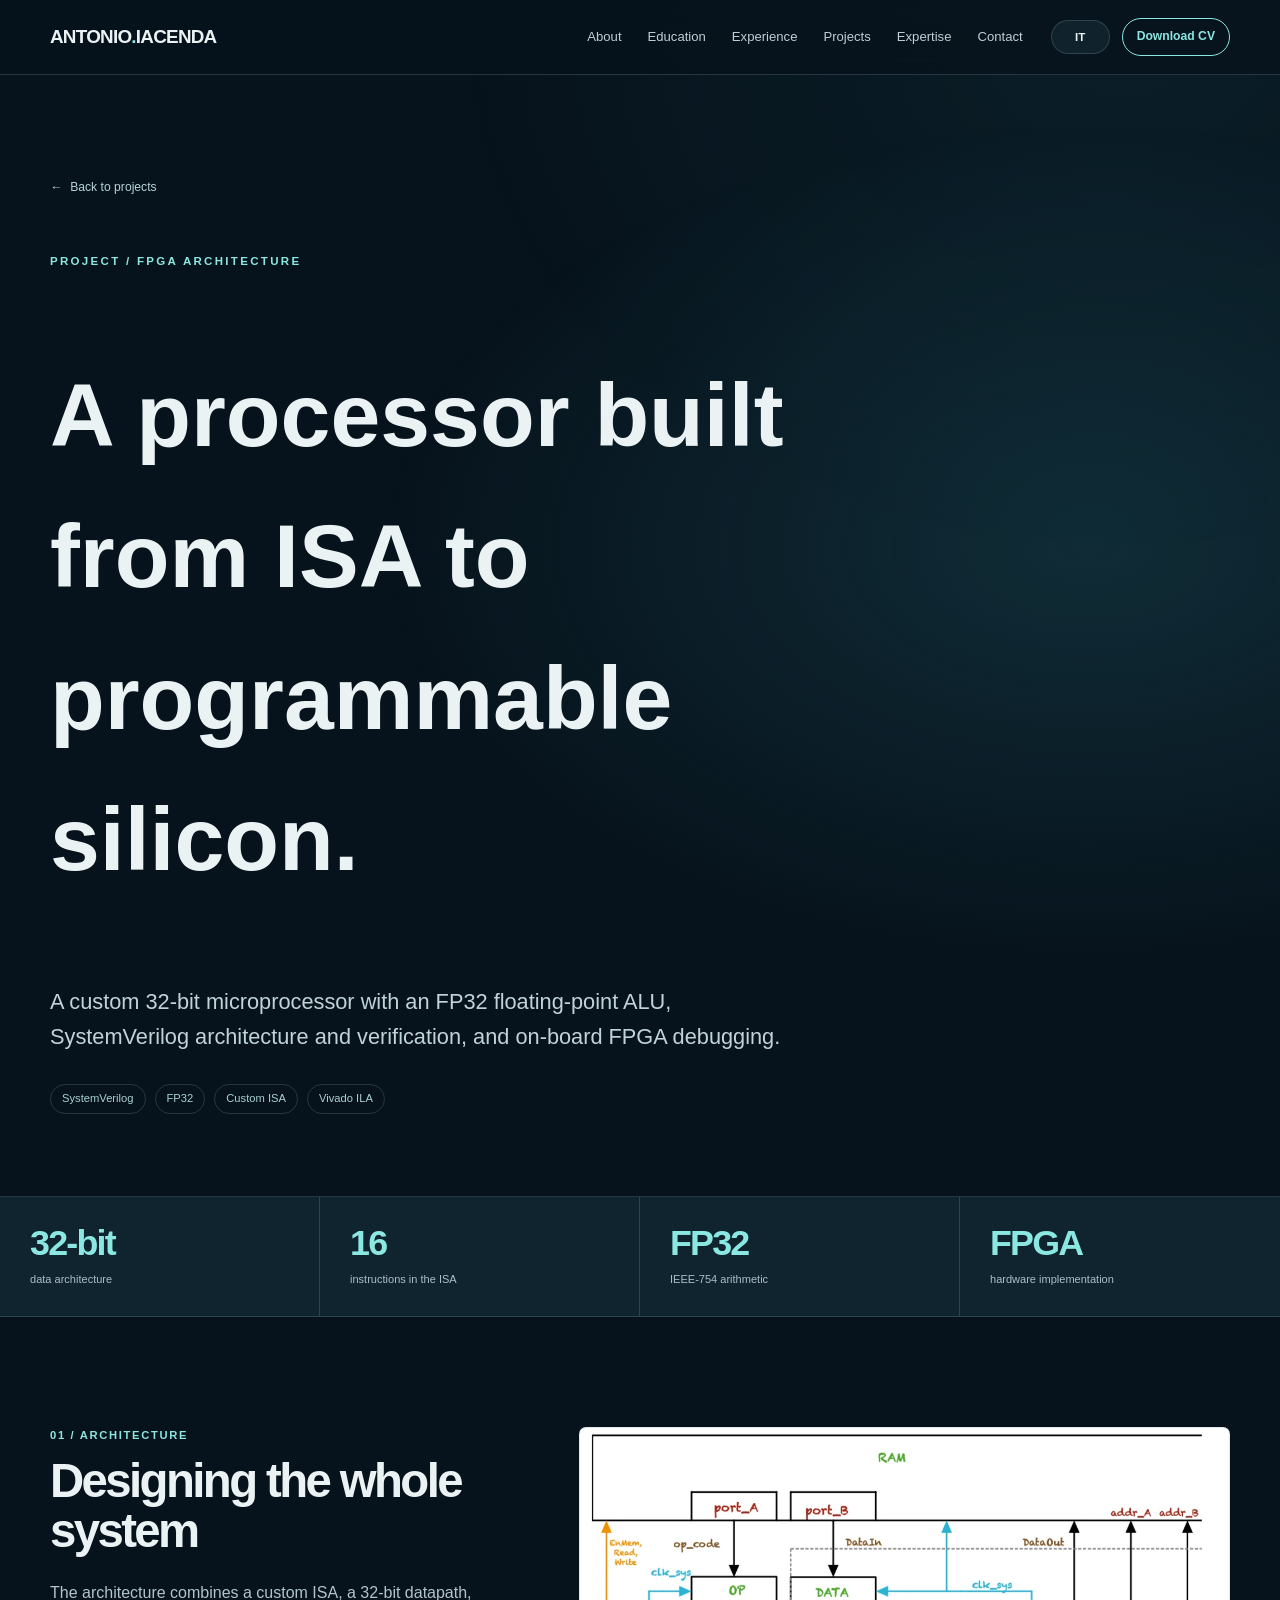
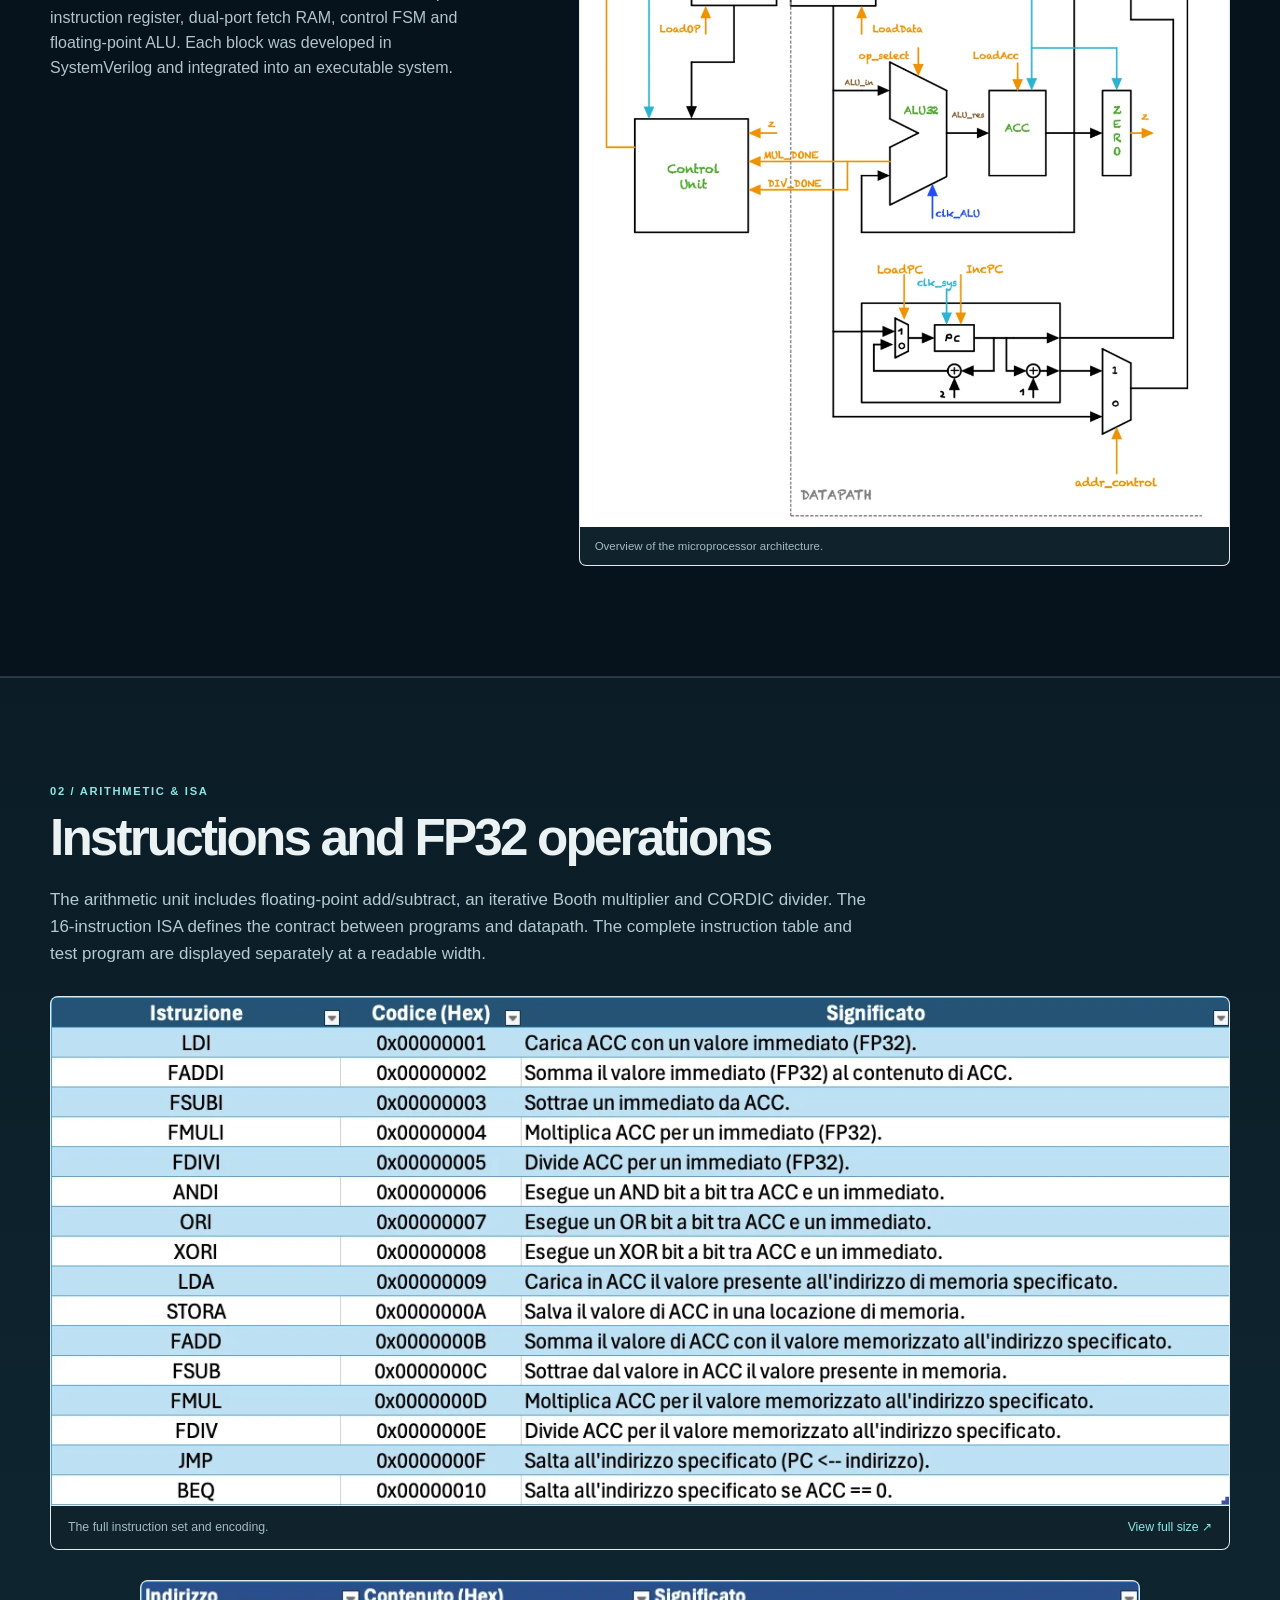
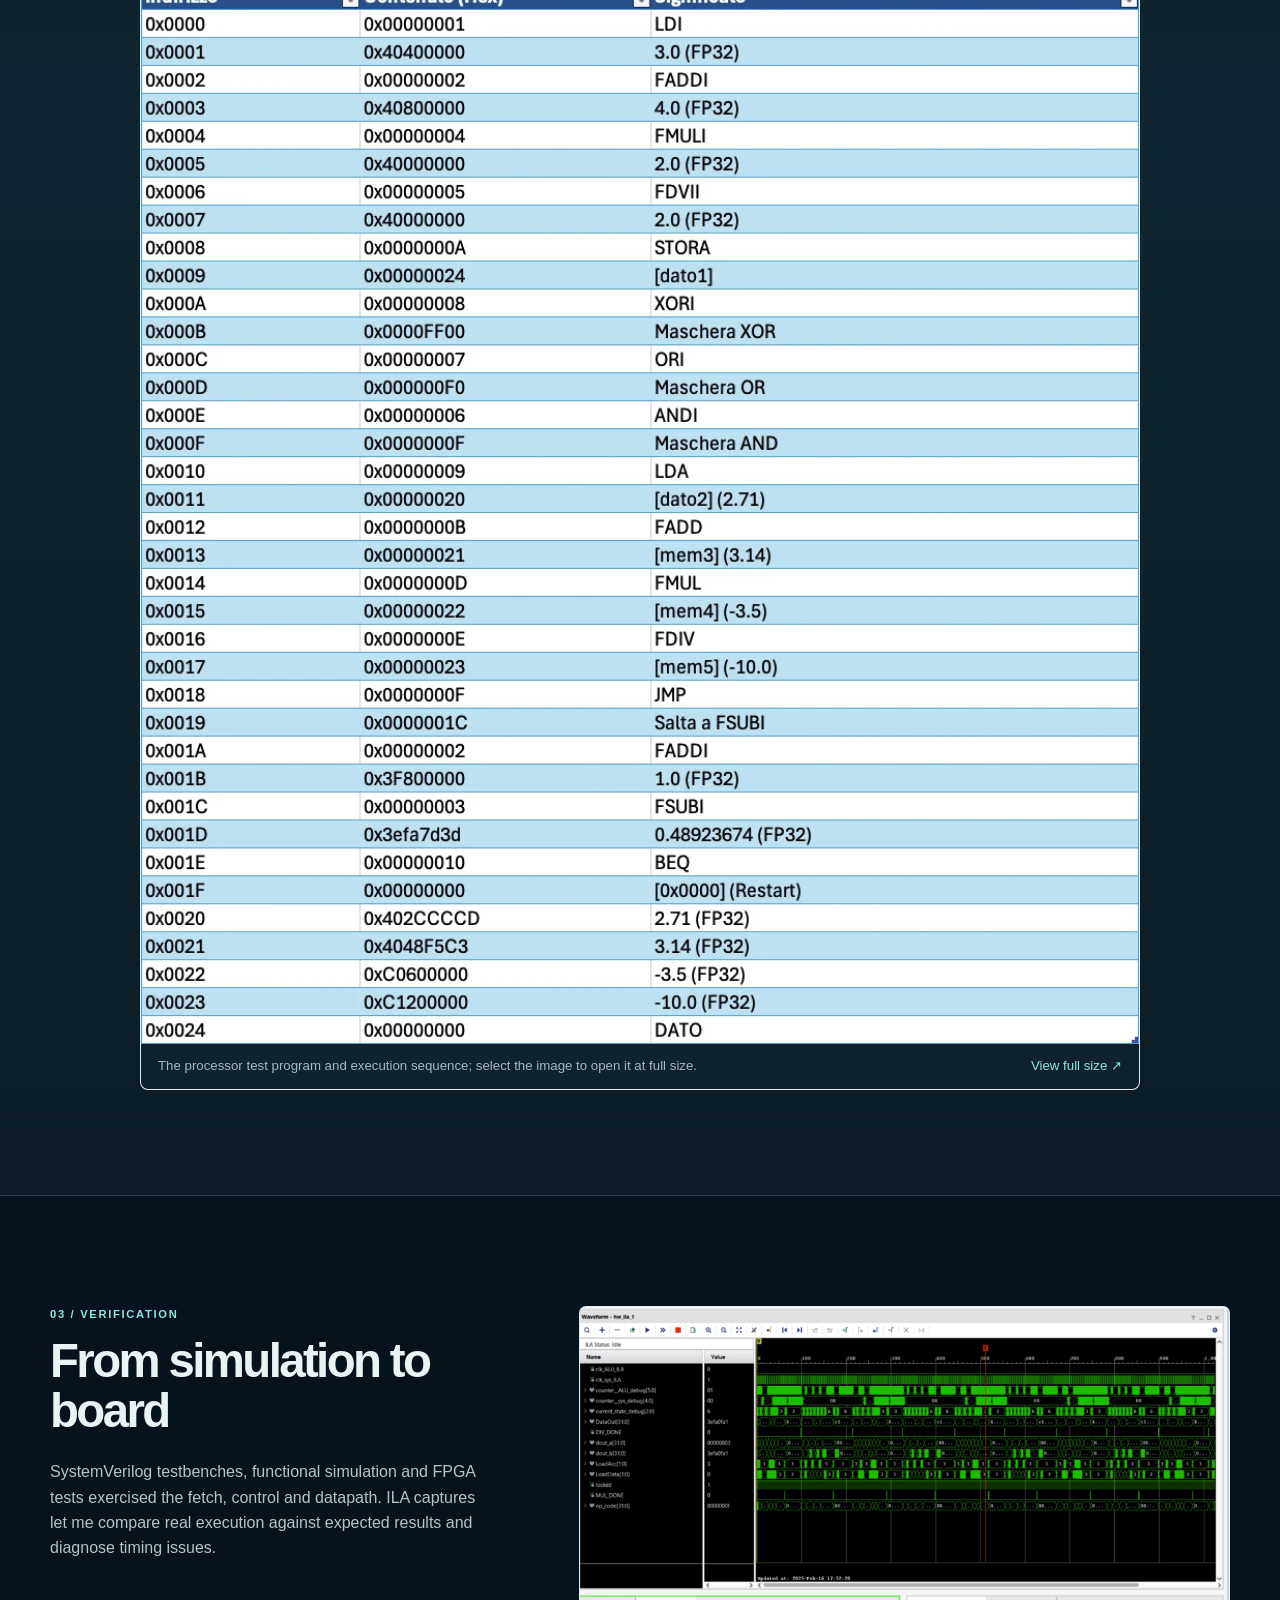
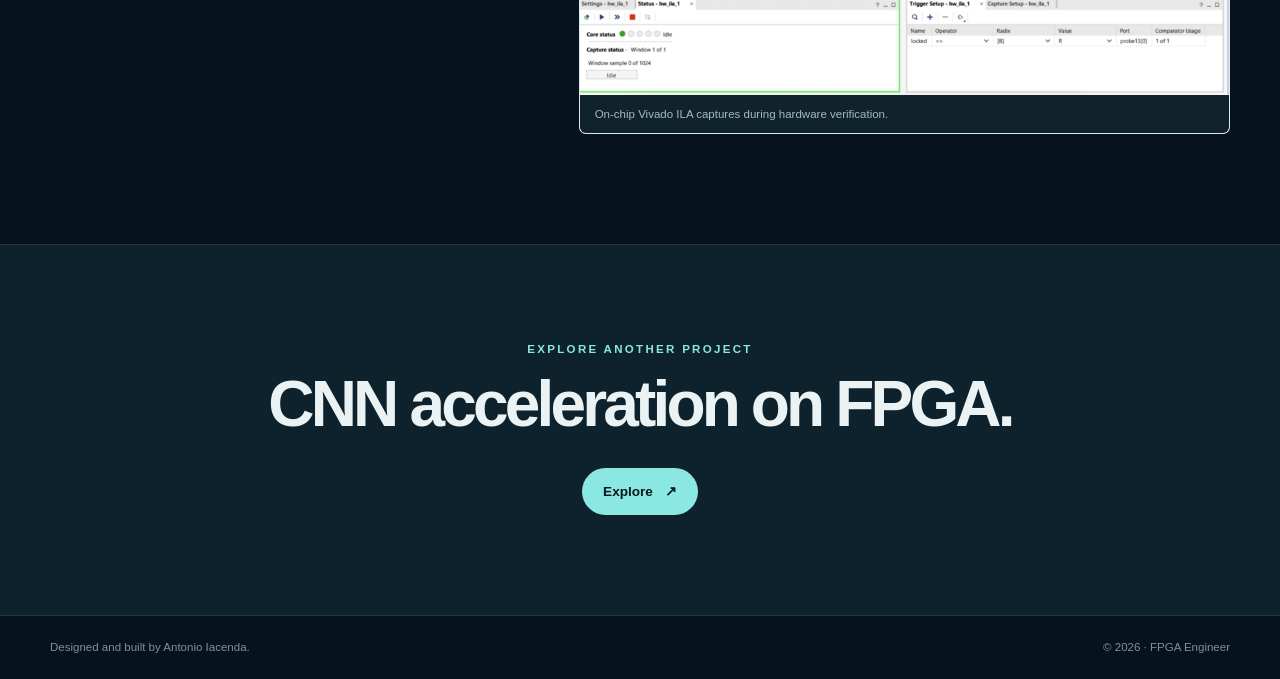
<file: microprocessor.html>
<!doctype html><html lang="en"><head><meta charset="utf-8"><meta name="viewport" content="width=device-width,initial-scale=1"><meta name="theme-color" content="#07131c"><meta name="description" content="Antonio Iacenda — FPGA Engineer. RTL design, verification, IP integration and embedded systems."><link rel="icon" type="image/svg+xml" href="assets/favicon.svg"><link rel="stylesheet" href="assets/css/site.css"><title>FP32 Microprocessor | Antonio Iacenda</title></head><body><a class="skip" href="#main">Skip to content</a><div class="progress" aria-hidden="true"></div><header class="nav"><div class="container nav-inner"><a class="brand" href="index.html" data-internal aria-label="Antonio Iacenda home">ANTONIO<span>.</span>IACENDA</a><nav class="nav-links" id="site-nav" aria-label="Main navigation"><a href="index.html#about" data-internal data-i18n="nav.about">About</a><a href="index.html#education" data-internal data-i18n="nav.education">Education</a><a href="index.html#work" data-internal data-i18n="nav.work">Experience</a><a href="index.html#projects" data-internal data-i18n="nav.projects">Projects</a><a href="index.html#skills" data-internal data-i18n="nav.skills">Expertise</a><a href="index.html#contact" data-internal data-i18n="nav.contact">Contact</a></nav><div class="nav-actions"><button type="button" class="lang" aria-label="Switch to Italian">IT</button><a class="nav-cv" href="assets/Antonio_Iacenda_CV_FPGA_Engineer_2026.pdf" download data-i18n="nav.cv">Download CV</a><button class="menu" type="button" aria-label="Toggle menu" aria-expanded="false" aria-controls="site-nav">☰</button></div></div></header><main id="main"><section class="page-hero"><div class="container reveal"><a class="back" href="index.html#projects" data-internal>← <span data-i18n="common.back">Back to projects</span></a><div class="eyebrow" data-i18n="cpu.kicker">PROJECT / FPGA ARCHITECTURE</div><h1 data-i18n="cpu.title">A processor built from ISA to programmable silicon.</h1><p class="page-lead" data-i18n="cpu.lead">A custom 32-bit microprocessor with an FP32 floating-point ALU, SystemVerilog architecture and verification, and on-board FPGA debugging.</p><div class="page-meta"><span>SystemVerilog</span><span>FP32</span><span>Custom ISA</span><span>Vivado ILA</span></div></div></section><div class="metric-row"><div class="metric"><strong>32-bit</strong><span data-i18n="cpu.m1">data architecture</span></div><div class="metric"><strong>16</strong><span data-i18n="cpu.m2">instructions in the ISA</span></div><div class="metric"><strong>FP32</strong><span data-i18n="cpu.m3">IEEE-754 arithmetic</span></div><div class="metric"><strong>FPGA</strong><span data-i18n="cpu.m4">hardware implementation</span></div></div><section class="chapter"><div class="container chapter-grid"><div class="reveal"><div class="kicker" data-i18n="cpu.c1.k">01 / ARCHITECTURE</div><h2 data-i18n="cpu.c1.title">Designing the whole system</h2><p data-i18n="cpu.c1.body">The architecture combines a custom ISA, a 32-bit datapath, instruction register, dual-port fetch RAM, control FSM and floating-point ALU. Each block was developed in SystemVerilog and integrated into an executable system.</p></div><figure class="figure  reveal"><img src="assets/img/cpu-architecture.webp" alt="Microprocessor architecture block diagram" loading="lazy"><figcaption data-i18n="cpu.c1.fig">Overview of the microprocessor architecture.</figcaption></figure></div></section><section class="chapter-wide band"><div class="container"><div class="article-intro reveal"><div class="kicker" data-i18n="cpu.c2.k">02 / ARITHMETIC & ISA</div><h2 data-i18n="cpu.c2.title">Instructions and FP32 operations</h2><p data-i18n="cpu.c2.body">The arithmetic unit includes floating-point add/subtract, an iterative Booth multiplier and CORDIC divider. The 16-instruction ISA defines the contract between programs and datapath. The complete instruction table and test program are displayed separately at a readable width.</p></div><figure class="large-figure reveal "><a href="assets/img/cpu-isa.webp" target="_blank" rel="noopener" aria-label="View full-size image: Complete 16-instruction ISA table"><img src="assets/img/cpu-isa.webp" alt="Complete 16-instruction ISA table" loading="lazy"></a><figcaption><span data-i18n="cpu.c2.fig">The full instruction set and encoding.</span><a href="assets/img/cpu-isa.webp" target="_blank" rel="noopener" data-i18n="common.enlarge">View full size ↗</a></figcaption></figure><figure class="large-figure reveal cpu-test-figure"><a href="assets/img/cpu-program.webp" target="_blank" rel="noopener" aria-label="View full-size image: Full processor test program table"><img src="assets/img/cpu-program.webp" alt="Full processor test program table" loading="lazy"></a><figcaption><span data-i18n="cpu.c2.fig2">The processor test program and execution sequence; select the image to open it at full size.</span><a href="assets/img/cpu-program.webp" target="_blank" rel="noopener" data-i18n="common.enlarge">View full size ↗</a></figcaption></figure></div></section><section class="chapter"><div class="container chapter-grid"><div class="reveal"><div class="kicker" data-i18n="cpu.c3.k">03 / VERIFICATION</div><h2 data-i18n="cpu.c3.title">From simulation to board</h2><p data-i18n="cpu.c3.body">SystemVerilog testbenches, functional simulation and FPGA tests exercised the fetch, control and datapath. ILA captures let me compare real execution against expected results and diagnose timing issues.</p></div><figure class="figure  reveal"><img src="assets/img/cpu-ila.webp" alt="Vivado ILA signal waveforms" loading="lazy"><figcaption data-i18n="cpu.c3.fig">On-chip Vivado ILA captures during hardware verification.</figcaption></figure></div></section><section class="chapter-end"><div class="container reveal"><div class="eyebrow" data-i18n="common.next">Explore another project</div><h2>CNN acceleration on FPGA.</h2><a class="button" href="cnn.html" data-internal><span data-i18n="common.explore">Explore</span> ↗</a> </div></section></main><footer><div class="container"><span data-i18n="footer.text">Designed and built by Antonio Iacenda.</span><span>© 2026 · FPGA Engineer</span></div></footer><script src="assets/js/site.js" defer></script></body></html>
</file>
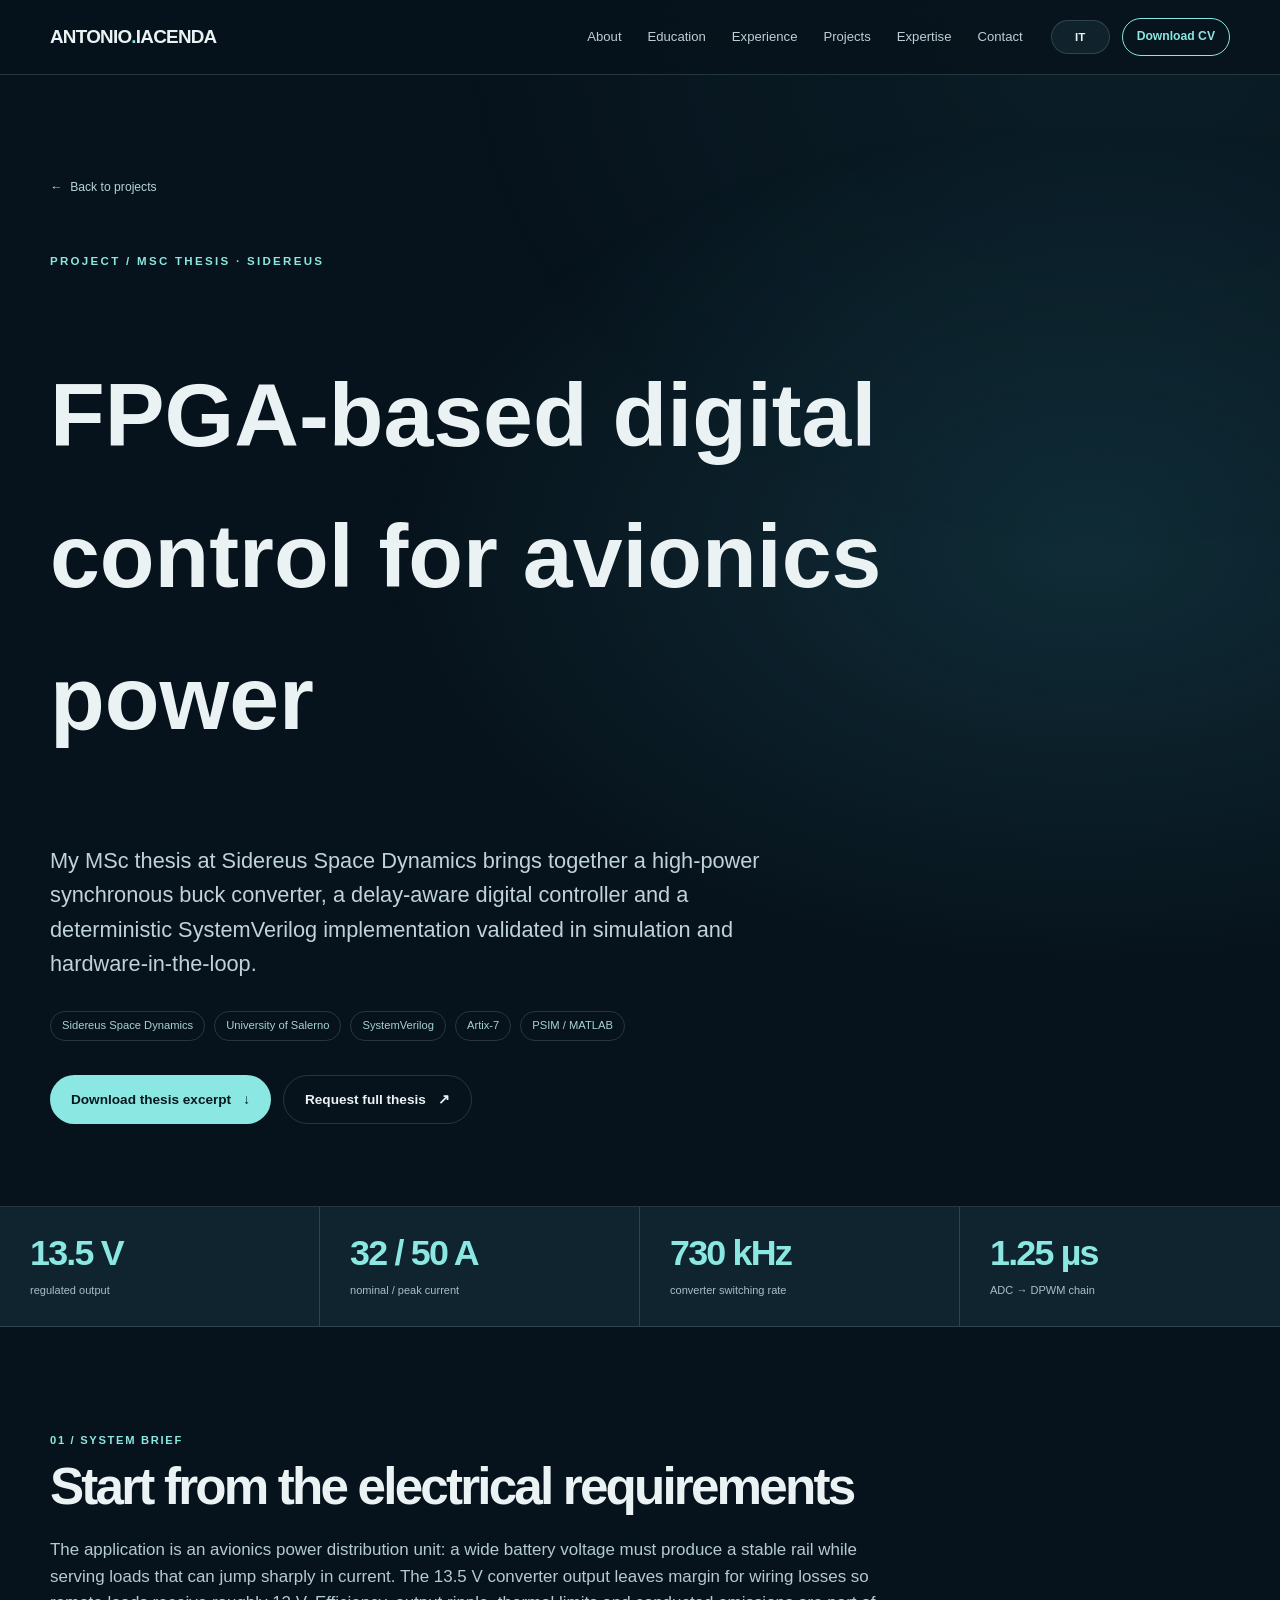
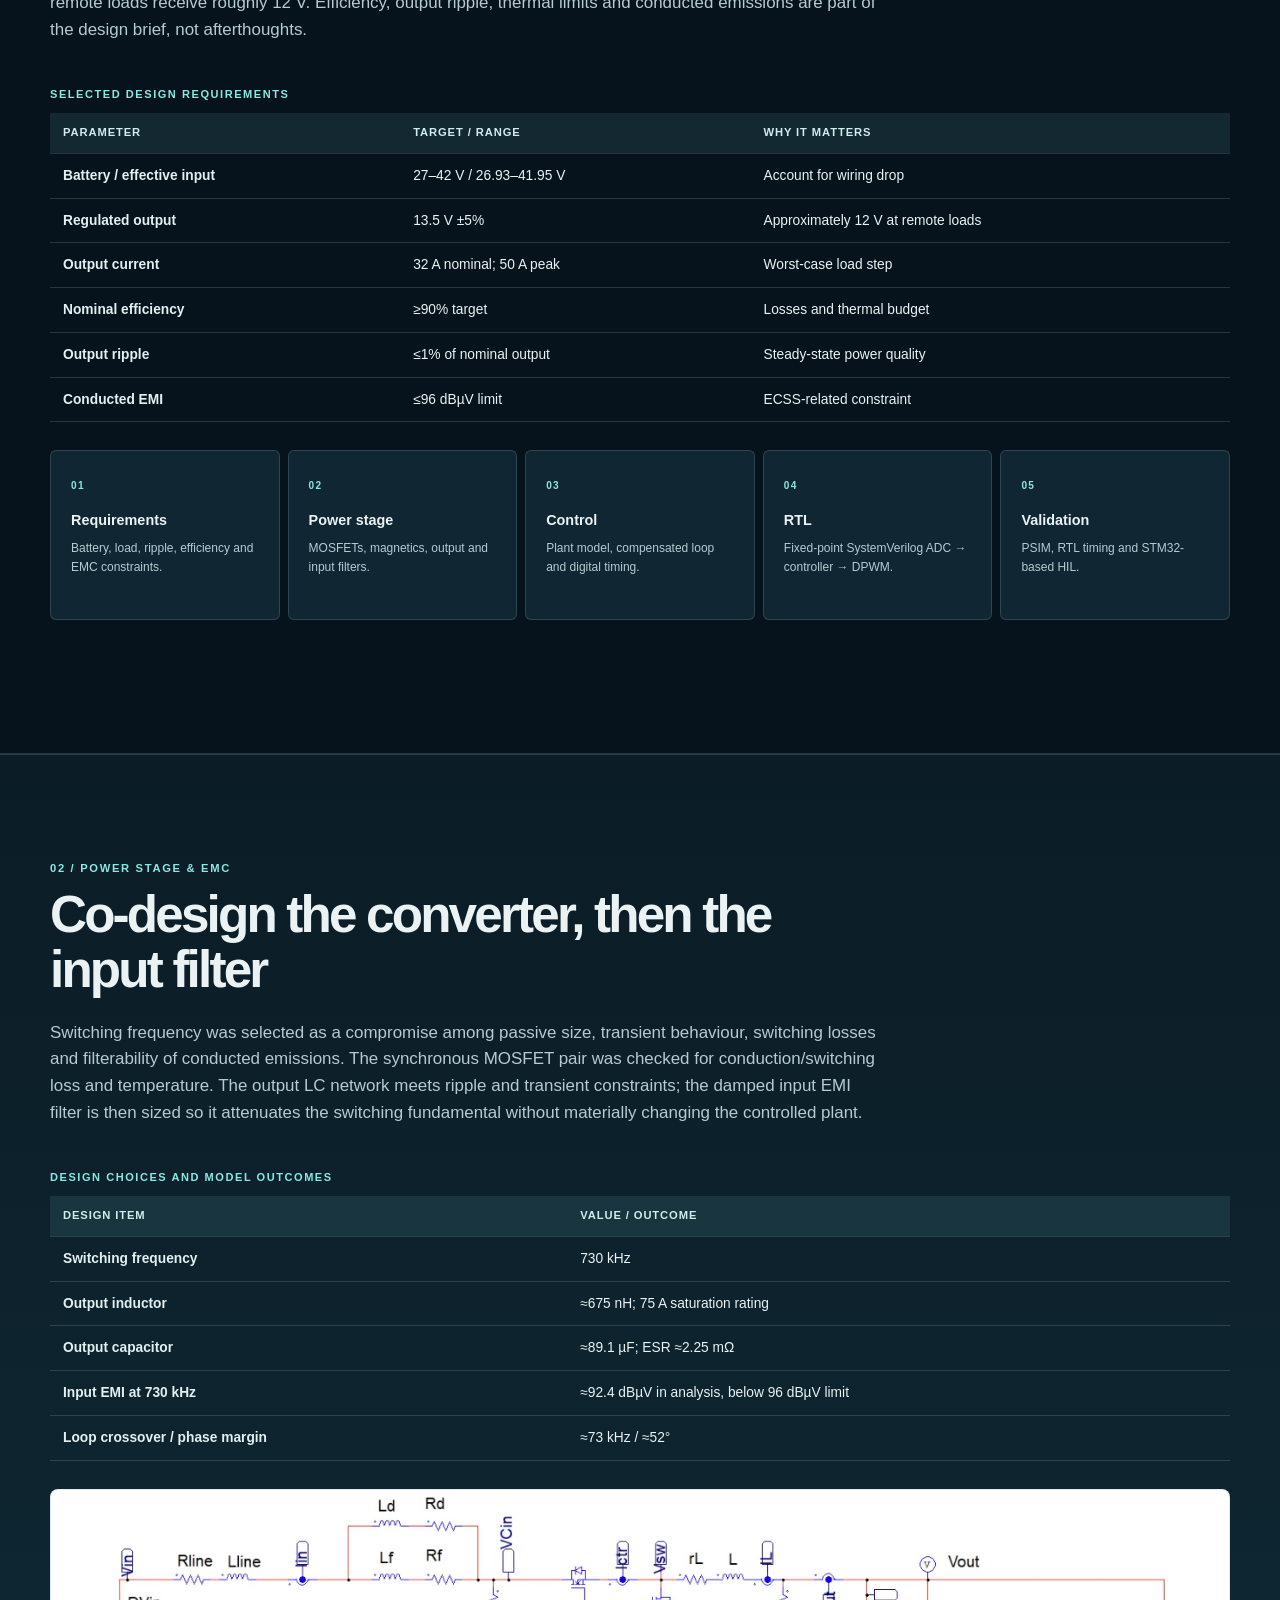
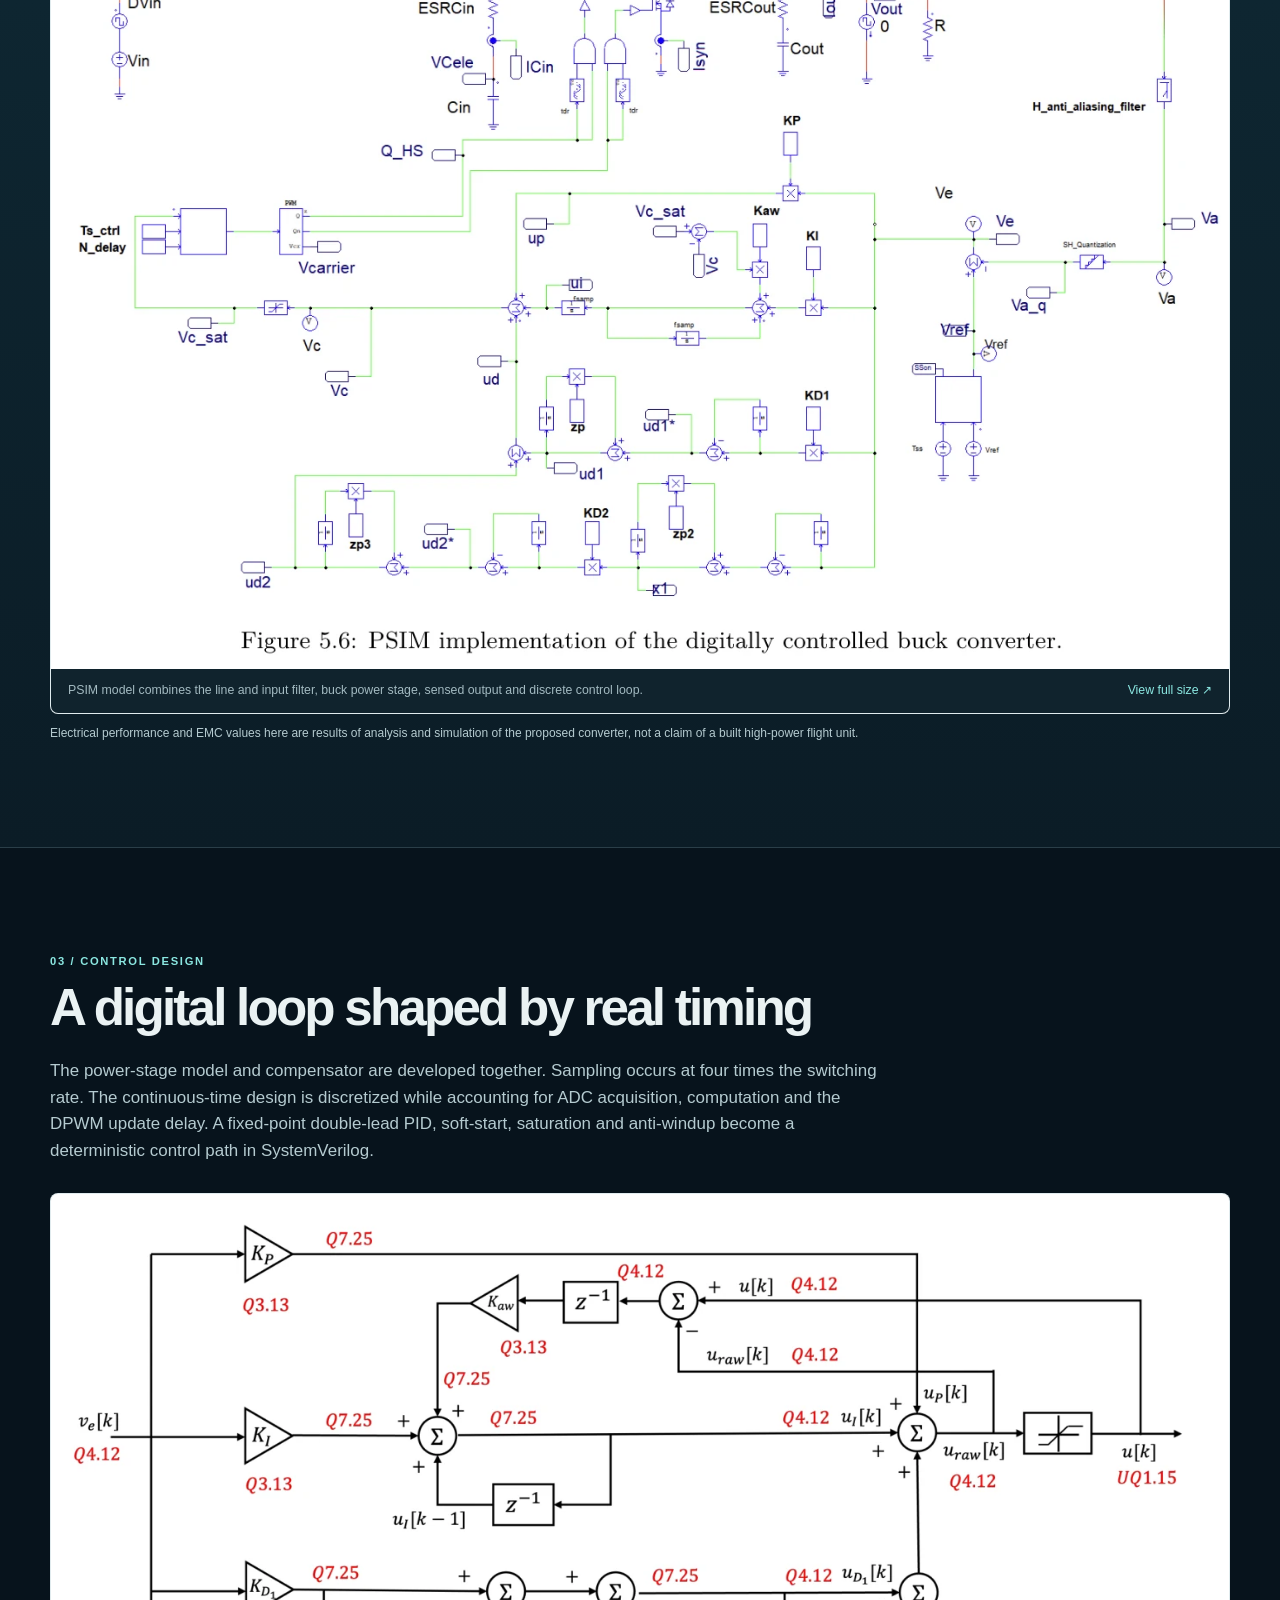
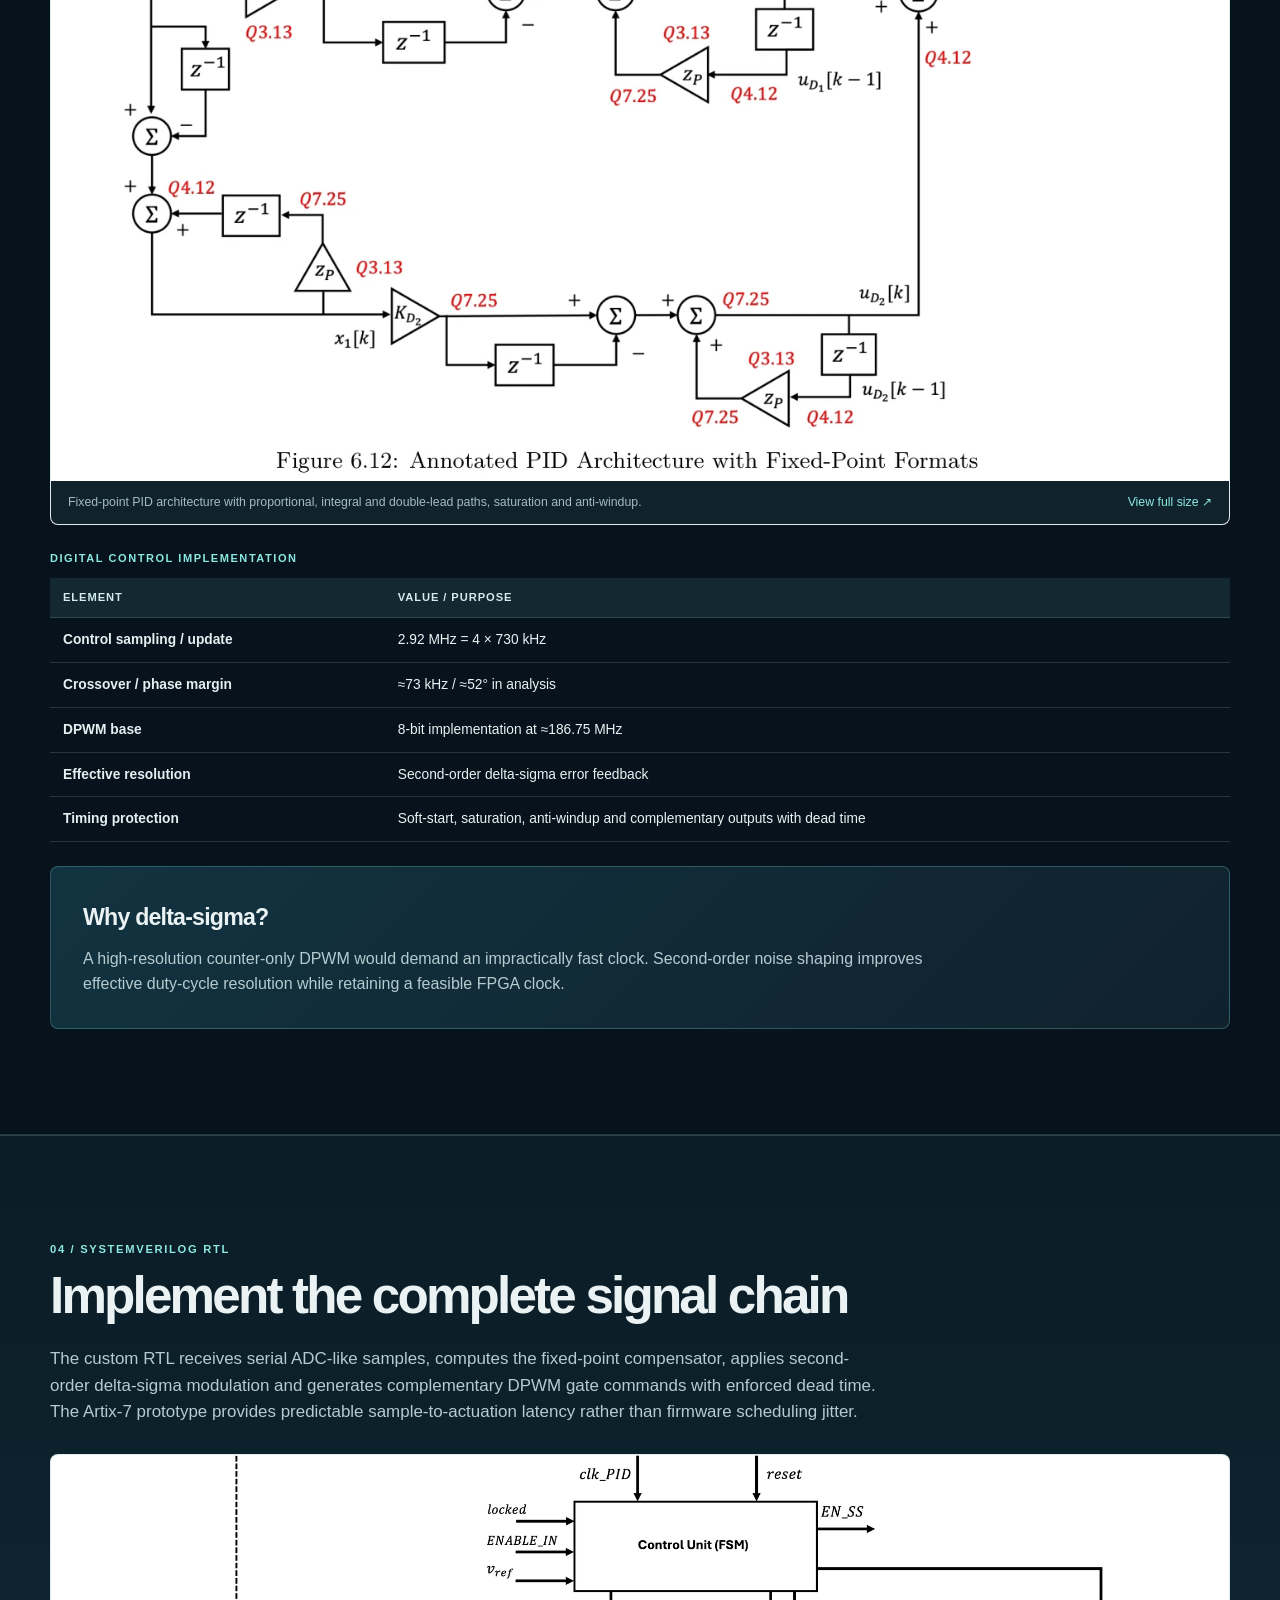
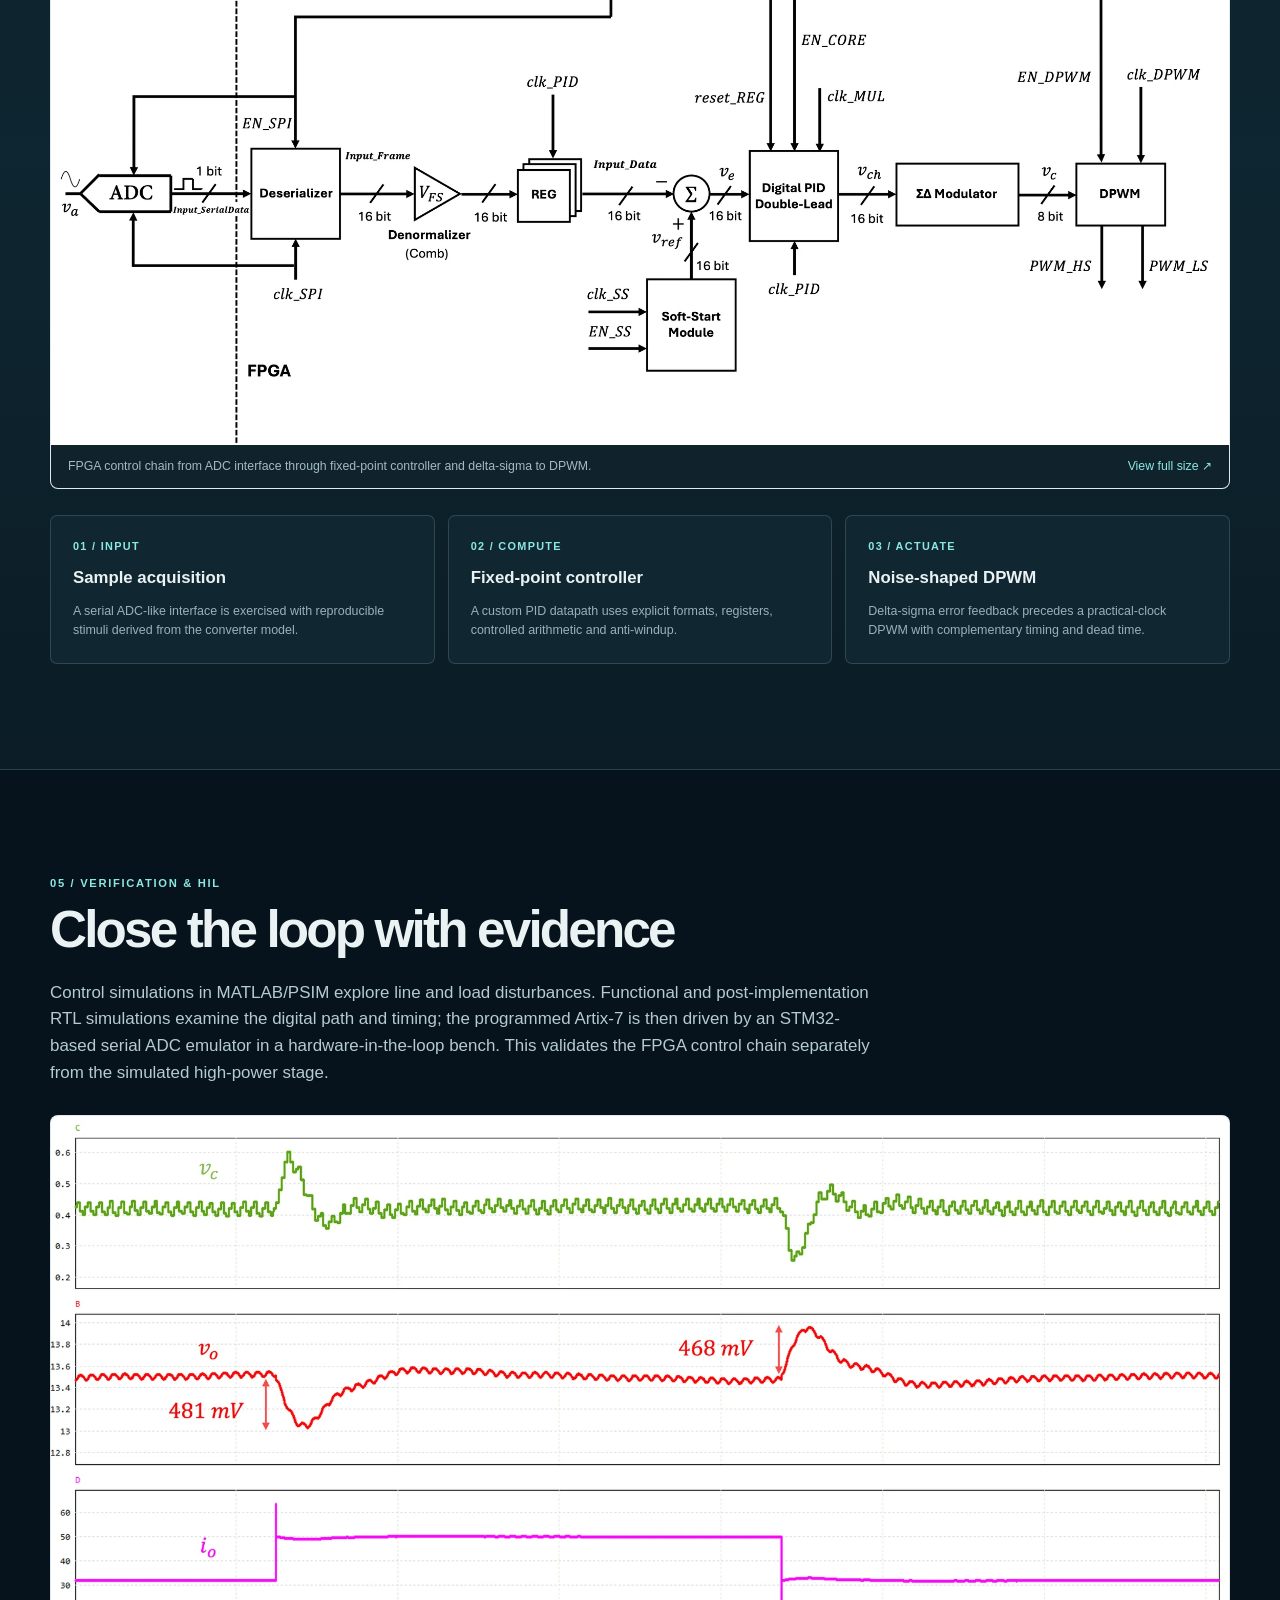
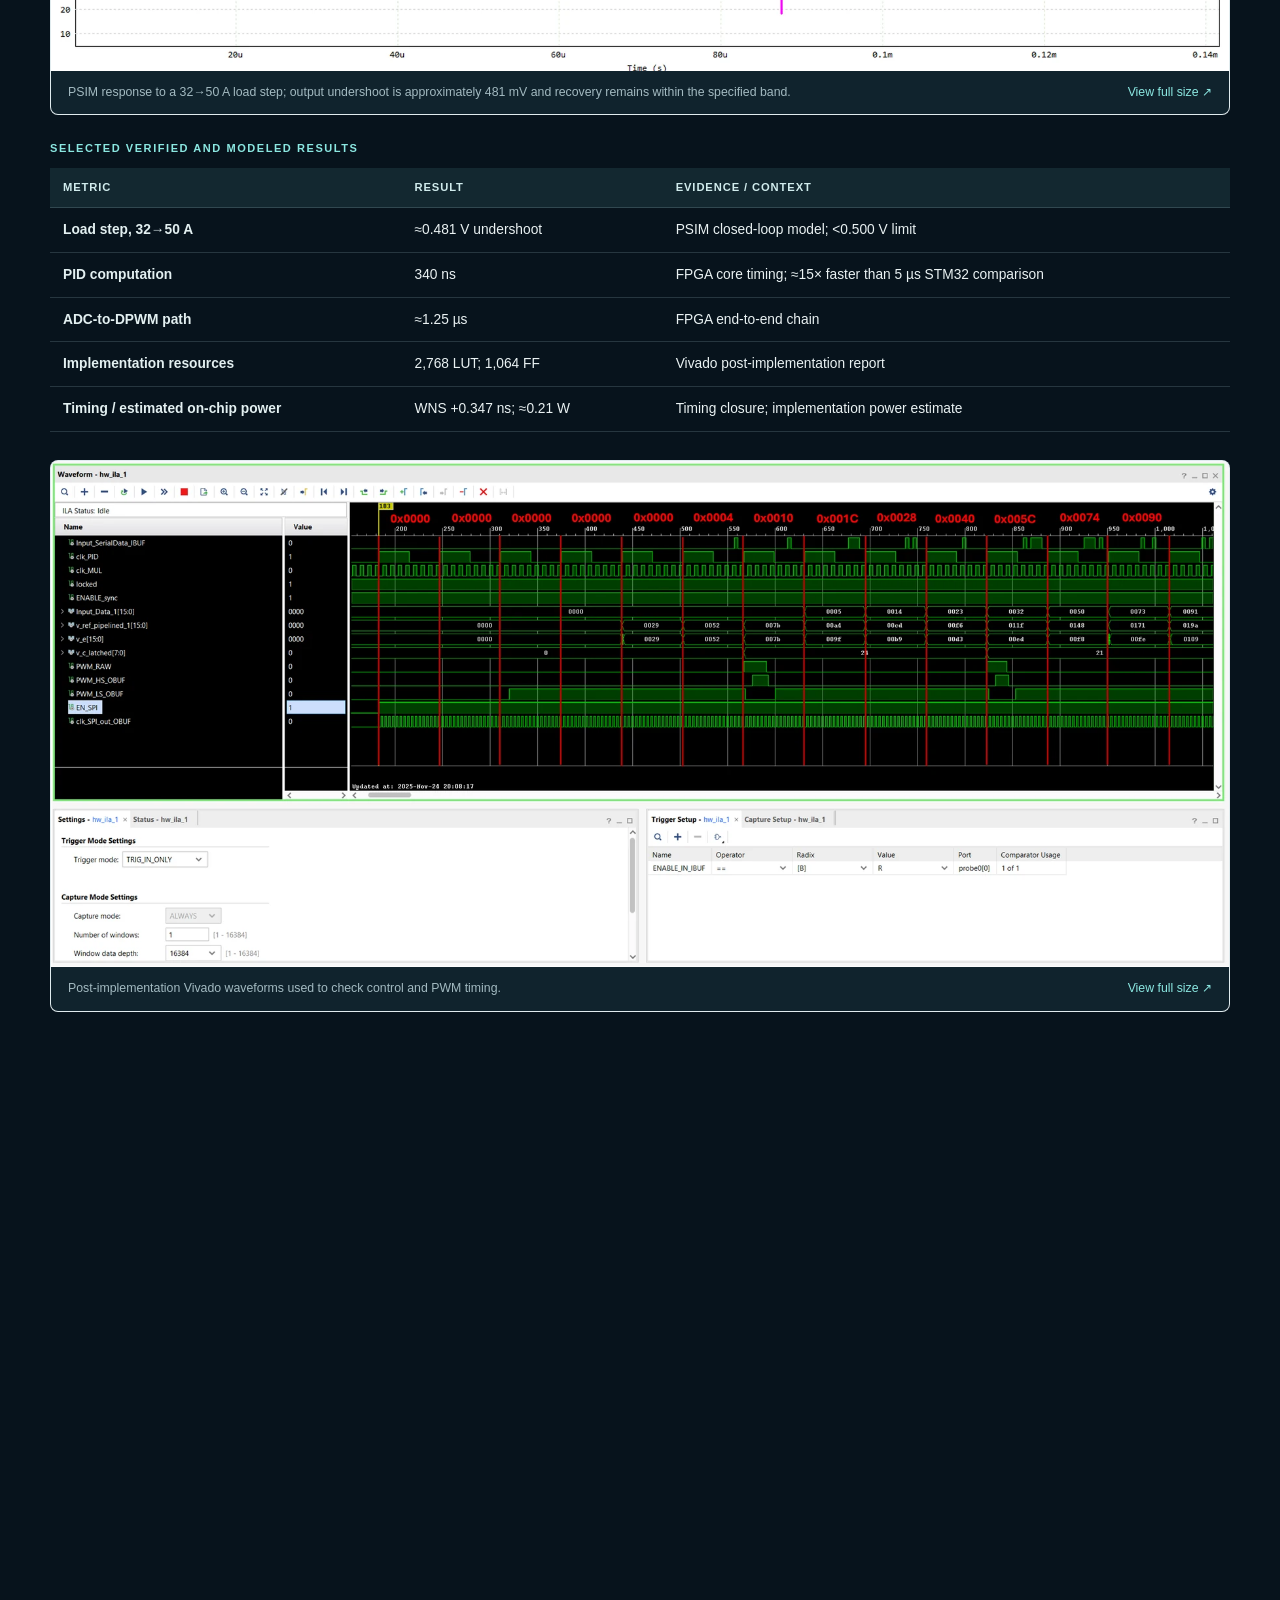
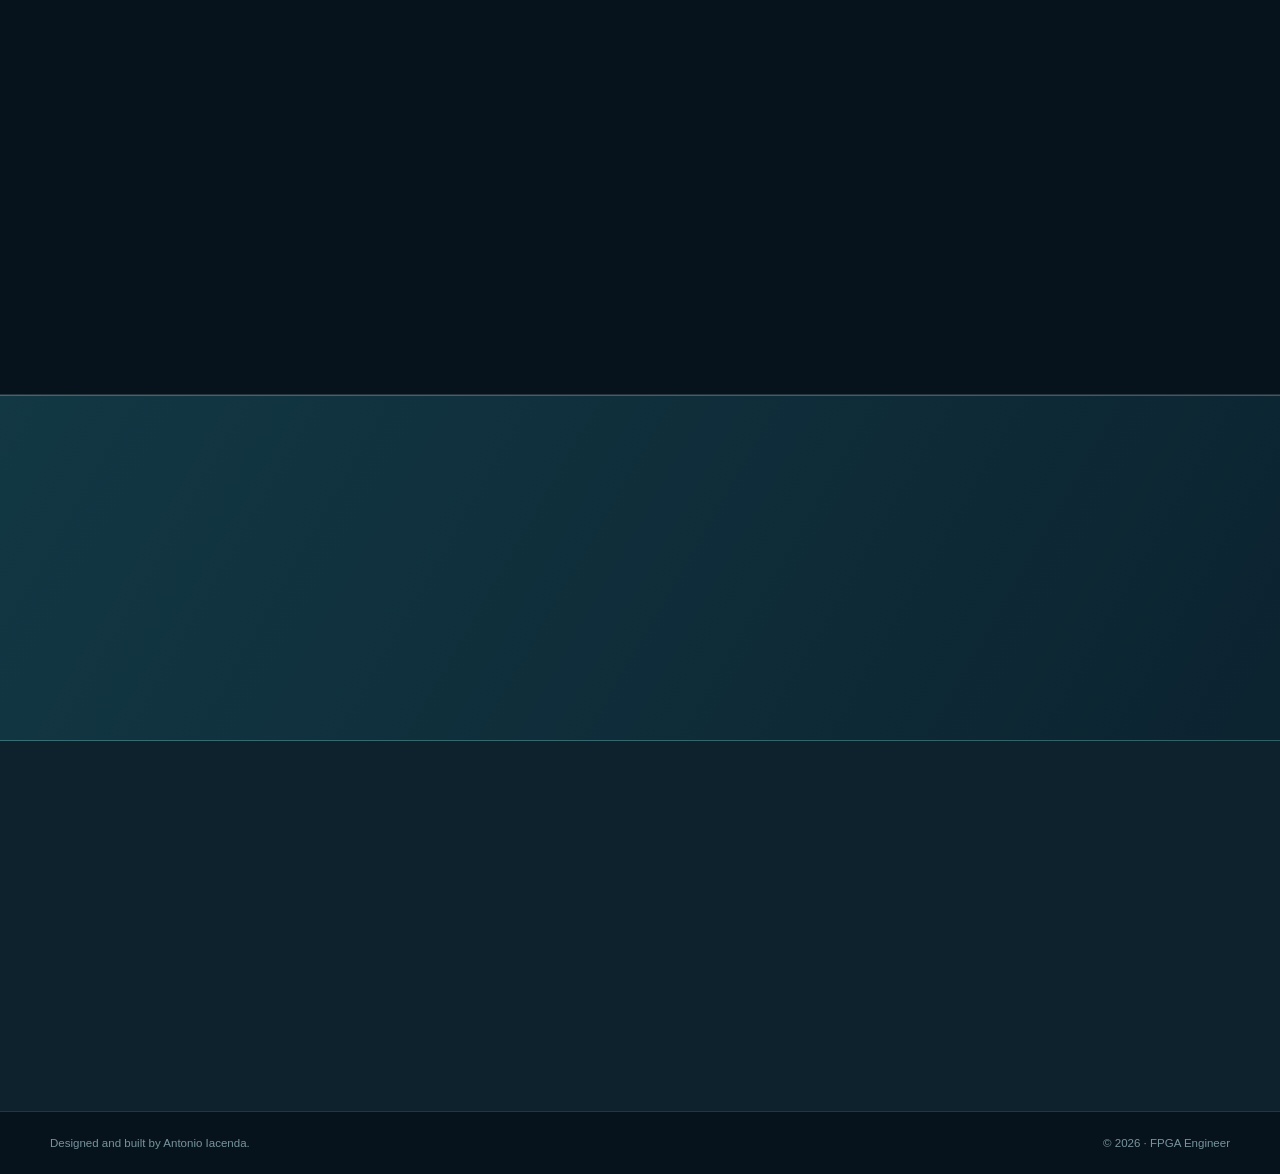
<file: thesis.html>
<!doctype html><html lang="en"><head><meta charset="utf-8"><meta name="viewport" content="width=device-width,initial-scale=1"><meta name="theme-color" content="#07131c"><meta name="description" content="Antonio Iacenda — FPGA Engineer. RTL design, verification, IP integration and embedded systems."><link rel="icon" type="image/svg+xml" href="assets/favicon.svg"><link rel="stylesheet" href="assets/css/site.css"><title>FPGA Digital Power Control Thesis | Antonio Iacenda</title></head><body><a class="skip" href="#main">Skip to content</a><div class="progress" aria-hidden="true"></div><header class="nav"><div class="container nav-inner"><a class="brand" href="index.html" data-internal aria-label="Antonio Iacenda home">ANTONIO<span>.</span>IACENDA</a><nav class="nav-links" id="site-nav" aria-label="Main navigation"><a href="index.html#about" data-internal data-i18n="nav.about">About</a><a href="index.html#education" data-internal data-i18n="nav.education">Education</a><a href="index.html#work" data-internal data-i18n="nav.work">Experience</a><a href="index.html#projects" data-internal data-i18n="nav.projects">Projects</a><a href="index.html#skills" data-internal data-i18n="nav.skills">Expertise</a><a href="index.html#contact" data-internal data-i18n="nav.contact">Contact</a></nav><div class="nav-actions"><button type="button" class="lang" aria-label="Switch to Italian">IT</button><a class="nav-cv" href="assets/Antonio_Iacenda_CV_FPGA_Engineer_2026.pdf" download data-i18n="nav.cv">Download CV</a><button class="menu" type="button" aria-label="Toggle menu" aria-expanded="false" aria-controls="site-nav">☰</button></div></div></header><main id="main"><section class="page-hero"><div class="container reveal"><a class="back" href="index.html#projects" data-internal>← <span data-i18n="common.back">Back to projects</span></a><div class="eyebrow" data-i18n="with.kicker">PROJECT / MSC THESIS · SIDEREUS</div><h1 data-i18n="with.title">FPGA-based digital control for avionics power</h1><p class="page-lead" data-i18n="with.lead">My MSc thesis at Sidereus Space Dynamics brings together a high-power synchronous buck converter, a delay-aware digital controller and a deterministic SystemVerilog implementation validated in simulation and hardware-in-the-loop.</p><div class="page-meta"><span>Sidereus Space Dynamics</span><span>University of Salerno</span><span>SystemVerilog</span><span>Artix-7</span><span>PSIM / MATLAB</span></div><div class="hero-actions"><a class="button" href="assets/Antonio_Iacenda_MSc_Thesis_Excerpt.pdf" download><span data-i18n="with.download">Download thesis excerpt</span> ↓</a><a class="button ghost" href="mailto:tonioiacenda@gmail.com?subject=Request%20for%20full%20MSc%20thesis"><span data-i18n="with.request">Request full thesis</span> ↗</a></div></div></section><div class="metric-row"><div class="metric"><strong>13.5 V</strong><span data-i18n="with.m1">regulated output</span></div><div class="metric"><strong>32 / 50 A</strong><span data-i18n="with.m2">nominal / peak current</span></div><div class="metric"><strong>730 kHz</strong><span data-i18n="with.m3">converter switching rate</span></div><div class="metric"><strong>1.25 µs</strong><span data-i18n="with.m4">ADC → DPWM chain</span></div></div><section class="chapter-wide"><div class="container"><div class="article-intro reveal"><div class="kicker" data-i18n="with.c1.k">01 / SYSTEM BRIEF</div><h2 data-i18n="with.c1.title">Start from the electrical requirements</h2><p data-i18n="with.c1.body">The application is an avionics power distribution unit: a wide battery voltage must produce a stable rail while serving loads that can jump sharply in current. The 13.5 V converter output leaves margin for wiring losses so remote loads receive roughly 12 V. Efficiency, output ripple, thermal limits and conducted emissions are part of the design brief, not afterthoughts.</p></div><div class="table-wrap reveal"><table class="data-table"><caption data-i18n="with.spec.caption">Selected design requirements</caption><thead><tr><th scope="col" data-i18n="with.spec.h1">Parameter</th><th scope="col" data-i18n="with.spec.h2">Target / range</th><th scope="col" data-i18n="with.spec.h3">Why it matters</th></tr></thead><tbody><tr><td data-i18n="with.spec.r1c1">Battery / effective input</td><td data-i18n="with.spec.r1c2">27–42 V / 26.93–41.95 V</td><td data-i18n="with.spec.r1c3">Account for wiring drop</td></tr><tr><td data-i18n="with.spec.r2c1">Regulated output</td><td data-i18n="with.spec.r2c2">13.5 V ±5%</td><td data-i18n="with.spec.r2c3">Approximately 12 V at remote loads</td></tr><tr><td data-i18n="with.spec.r3c1">Output current</td><td data-i18n="with.spec.r3c2">32 A nominal; 50 A peak</td><td data-i18n="with.spec.r3c3">Worst-case load step</td></tr><tr><td data-i18n="with.spec.r4c1">Nominal efficiency</td><td data-i18n="with.spec.r4c2">≥90% target</td><td data-i18n="with.spec.r4c3">Losses and thermal budget</td></tr><tr><td data-i18n="with.spec.r5c1">Output ripple</td><td data-i18n="with.spec.r5c2">≤1% of nominal output</td><td data-i18n="with.spec.r5c3">Steady-state power quality</td></tr><tr><td data-i18n="with.spec.r6c1">Conducted EMI</td><td data-i18n="with.spec.r6c2">≤96 dBµV limit</td><td data-i18n="with.spec.r6c3">ECSS-related constraint</td></tr></tbody></table></div><div class="flow-line"><article class="step reveal"><small>01</small><h3 data-i18n="with.flow.s1.title">Requirements</h3><p data-i18n="with.flow.s1.body">Battery, load, ripple, efficiency and EMC constraints.</p></article><article class="step reveal"><small>02</small><h3 data-i18n="with.flow.s2.title">Power stage</h3><p data-i18n="with.flow.s2.body">MOSFETs, magnetics, output and input filters.</p></article><article class="step reveal"><small>03</small><h3 data-i18n="with.flow.s3.title">Control</h3><p data-i18n="with.flow.s3.body">Plant model, compensated loop and digital timing.</p></article><article class="step reveal"><small>04</small><h3 data-i18n="with.flow.s4.title">RTL</h3><p data-i18n="with.flow.s4.body">Fixed-point SystemVerilog ADC → controller → DPWM.</p></article><article class="step reveal"><small>05</small><h3 data-i18n="with.flow.s5.title">Validation</h3><p data-i18n="with.flow.s5.body">PSIM, RTL timing and STM32-based HIL.</p></article></div></div></section><section class="chapter-wide band"><div class="container"><div class="article-intro reveal"><div class="kicker" data-i18n="with.c2.k">02 / POWER STAGE & EMC</div><h2 data-i18n="with.c2.title">Co-design the converter, then the input filter</h2><p data-i18n="with.c2.body">Switching frequency was selected as a compromise among passive size, transient behaviour, switching losses and filterability of conducted emissions. The synchronous MOSFET pair was checked for conduction/switching loss and temperature. The output LC network meets ripple and transient constraints; the damped input EMI filter is then sized so it attenuates the switching fundamental without materially changing the controlled plant.</p></div><div class="table-wrap reveal"><table class="data-table"><caption data-i18n="with.power.caption">Design choices and model outcomes</caption><thead><tr><th scope="col" data-i18n="with.power.h1">Design item</th><th scope="col" data-i18n="with.power.h2">Value / outcome</th></tr></thead><tbody><tr><td data-i18n="with.power.r1c1">Switching frequency</td><td data-i18n="with.power.r1c2">730 kHz</td></tr><tr><td data-i18n="with.power.r2c1">Output inductor</td><td data-i18n="with.power.r2c2">≈675 nH; 75 A saturation rating</td></tr><tr><td data-i18n="with.power.r3c1">Output capacitor</td><td data-i18n="with.power.r3c2">≈89.1 µF; ESR ≈2.25 mΩ</td></tr><tr><td data-i18n="with.power.r4c1">Input EMI at 730 kHz</td><td data-i18n="with.power.r4c2">≈92.4 dBµV in analysis, below 96 dBµV limit</td></tr><tr><td data-i18n="with.power.r5c1">Loop crossover / phase margin</td><td data-i18n="with.power.r5c2">≈73 kHz / ≈52°</td></tr></tbody></table></div><figure class="large-figure reveal "><a href="assets/img/thesis-psim-system.webp" target="_blank" rel="noopener" aria-label="View full-size image: PSIM block schematic of the converter and feedback loop"><img src="assets/img/thesis-psim-system.webp" alt="PSIM block schematic of the converter and feedback loop" loading="lazy"></a><figcaption><span data-i18n="with.fig.psim">PSIM model combines the line and input filter, buck power stage, sensed output and discrete control loop.</span><a href="assets/img/thesis-psim-system.webp" target="_blank" rel="noopener" data-i18n="common.enlarge">View full size ↗</a></figcaption></figure><p class="figure-note" data-i18n="with.power.note">Electrical performance and EMC values here are results of analysis and simulation of the proposed converter, not a claim of a built high-power flight unit.</p></div></section><section class="chapter-wide"><div class="container"><div class="article-intro reveal"><div class="kicker" data-i18n="with.c3.k">03 / CONTROL DESIGN</div><h2 data-i18n="with.c3.title">A digital loop shaped by real timing</h2><p data-i18n="with.c3.body">The power-stage model and compensator are developed together. Sampling occurs at four times the switching rate. The continuous-time design is discretized while accounting for ADC acquisition, computation and the DPWM update delay. A fixed-point double-lead PID, soft-start, saturation and anti-windup become a deterministic control path in SystemVerilog.</p></div><figure class="large-figure reveal "><a href="assets/img/thesis-pid-architecture.webp" target="_blank" rel="noopener" aria-label="View full-size image: Fixed-point annotated PID signal-flow diagram"><img src="assets/img/thesis-pid-architecture.webp" alt="Fixed-point annotated PID signal-flow diagram" loading="lazy"></a><figcaption><span data-i18n="with.fig.pid">Fixed-point PID architecture with proportional, integral and double-lead paths, saturation and anti-windup.</span><a href="assets/img/thesis-pid-architecture.webp" target="_blank" rel="noopener" data-i18n="common.enlarge">View full size ↗</a></figcaption></figure><div class="table-wrap reveal"><table class="data-table"><caption data-i18n="with.control.caption">Digital control implementation</caption><thead><tr><th scope="col" data-i18n="with.control.h1">Element</th><th scope="col" data-i18n="with.control.h2">Value / purpose</th></tr></thead><tbody><tr><td data-i18n="with.control.r1c1">Control sampling / update</td><td data-i18n="with.control.r1c2">2.92 MHz = 4 × 730 kHz</td></tr><tr><td data-i18n="with.control.r2c1">Crossover / phase margin</td><td data-i18n="with.control.r2c2">≈73 kHz / ≈52° in analysis</td></tr><tr><td data-i18n="with.control.r3c1">DPWM base</td><td data-i18n="with.control.r3c2">8-bit implementation at ≈186.75 MHz</td></tr><tr><td data-i18n="with.control.r4c1">Effective resolution</td><td data-i18n="with.control.r4c2">Second-order delta-sigma error feedback</td></tr><tr><td data-i18n="with.control.r5c1">Timing protection</td><td data-i18n="with.control.r5c2">Soft-start, saturation, anti-windup and complementary outputs with dead time</td></tr></tbody></table></div><div class="callout reveal"><h3 data-i18n="with.control.why">Why delta-sigma?</h3><p data-i18n="with.control.explain">A high-resolution counter-only DPWM would demand an impractically fast clock. Second-order noise shaping improves effective duty-cycle resolution while retaining a feasible FPGA clock.</p></div></div></section><section class="chapter-wide band"><div class="container"><div class="article-intro reveal"><div class="kicker" data-i18n="with.c4.k">04 / SYSTEMVERILOG RTL</div><h2 data-i18n="with.c4.title">Implement the complete signal chain</h2><p data-i18n="with.c4.body">The custom RTL receives serial ADC-like samples, computes the fixed-point compensator, applies second-order delta-sigma modulation and generates complementary DPWM gate commands with enforced dead time. The Artix-7 prototype provides predictable sample-to-actuation latency rather than firmware scheduling jitter.</p></div><figure class="large-figure reveal "><a href="assets/img/thesis-control-chain.webp" target="_blank" rel="noopener" aria-label="View full-size image: Block diagram of the complete FPGA ADC-to-DPWM chain"><img src="assets/img/thesis-control-chain.webp" alt="Block diagram of the complete FPGA ADC-to-DPWM chain" loading="lazy"></a><figcaption><span data-i18n="with.c2.fig">FPGA control chain from ADC interface through fixed-point controller and delta-sigma to DPWM.</span><a href="assets/img/thesis-control-chain.webp" target="_blank" rel="noopener" data-i18n="common.enlarge">View full size ↗</a></figcaption></figure><div class="topic-grid"><div class="topic reveal"><b>01 / INPUT</b><h3>Sample acquisition</h3><p data-i18n="with.rtl.a">A serial ADC-like interface is exercised with reproducible stimuli derived from the converter model.</p></div><div class="topic reveal"><b>02 / COMPUTE</b><h3>Fixed-point controller</h3><p data-i18n="with.rtl.b">A custom PID datapath uses explicit formats, registers, controlled arithmetic and anti-windup.</p></div><div class="topic reveal"><b>03 / ACTUATE</b><h3>Noise-shaped DPWM</h3><p data-i18n="with.rtl.c">Delta-sigma error feedback precedes a practical-clock DPWM with complementary timing and dead time.</p></div></div></div></section><section class="chapter-wide"><div class="container"><div class="article-intro reveal"><div class="kicker" data-i18n="with.c5.k">05 / VERIFICATION & HIL</div><h2 data-i18n="with.c5.title">Close the loop with evidence</h2><p data-i18n="with.c5.body">Control simulations in MATLAB/PSIM explore line and load disturbances. Functional and post-implementation RTL simulations examine the digital path and timing; the programmed Artix-7 is then driven by an STM32-based serial ADC emulator in a hardware-in-the-loop bench. This validates the FPGA control chain separately from the simulated high-power stage.</p></div><figure class="large-figure reveal "><a href="assets/img/thesis-transient.webp" target="_blank" rel="noopener" aria-label="View full-size image: Graph of the simulated buck load transient"><img src="assets/img/thesis-transient.webp" alt="Graph of the simulated buck load transient" loading="lazy"></a><figcaption><span data-i18n="with.c3.fig">PSIM response to a 32→50 A load step; output undershoot is approximately 481 mV and recovery remains within the specified band.</span><a href="assets/img/thesis-transient.webp" target="_blank" rel="noopener" data-i18n="common.enlarge">View full size ↗</a></figcaption></figure><div class="table-wrap reveal"><table class="data-table"><caption data-i18n="with.results.caption">Selected verified and modeled results</caption><thead><tr><th scope="col" data-i18n="with.results.h1">Metric</th><th scope="col" data-i18n="with.results.h2">Result</th><th scope="col" data-i18n="with.results.h3">Evidence / context</th></tr></thead><tbody><tr><td data-i18n="with.results.r1c1">Load step, 32→50 A</td><td data-i18n="with.results.r1c2">≈0.481 V undershoot</td><td data-i18n="with.results.r1c3">PSIM closed-loop model; &lt;0.500 V limit</td></tr><tr><td data-i18n="with.results.r2c1">PID computation</td><td data-i18n="with.results.r2c2">340 ns</td><td data-i18n="with.results.r2c3">FPGA core timing; ≈15× faster than 5 µs STM32 comparison</td></tr><tr><td data-i18n="with.results.r3c1">ADC-to-DPWM path</td><td data-i18n="with.results.r3c2">≈1.25 µs</td><td data-i18n="with.results.r3c3">FPGA end-to-end chain</td></tr><tr><td data-i18n="with.results.r4c1">Implementation resources</td><td data-i18n="with.results.r4c2">2,768 LUT; 1,064 FF</td><td data-i18n="with.results.r4c3">Vivado post-implementation report</td></tr><tr><td data-i18n="with.results.r5c1">Timing / estimated on-chip power</td><td data-i18n="with.results.r5c2">WNS +0.347 ns; ≈0.21 W</td><td data-i18n="with.results.r5c3">Timing closure; implementation power estimate</td></tr></tbody></table></div><figure class="large-figure reveal "><a href="assets/img/thesis-post-implementation.webp" target="_blank" rel="noopener" aria-label="View full-size image: Vivado timing simulation screenshot"><img src="assets/img/thesis-post-implementation.webp" alt="Vivado timing simulation screenshot" loading="lazy"></a><figcaption><span data-i18n="with.c3.fig3">Post-implementation Vivado waveforms used to check control and PWM timing.</span><a href="assets/img/thesis-post-implementation.webp" target="_blank" rel="noopener" data-i18n="common.enlarge">View full size ↗</a></figcaption></figure><figure class="large-figure reveal "><a href="assets/img/thesis-hil-bench.webp" target="_blank" rel="noopener" aria-label="View full-size image: Photograph of FPGA and STM32 hardware-in-the-loop setup"><img src="assets/img/thesis-hil-bench.webp" alt="Photograph of FPGA and STM32 hardware-in-the-loop setup" loading="lazy"></a><figcaption><span data-i18n="with.c3.fig2">Artix-7 and STM32 hardware-in-the-loop bench for the serial ADC interface.</span><a href="assets/img/thesis-hil-bench.webp" target="_blank" rel="noopener" data-i18n="common.enlarge">View full size ↗</a></figcaption></figure><div class="callout reveal"><p data-i18n="with.c3.note">Thesis carried out during the Sidereus Space Dynamics internship. Figures are drawn from the author-provided thesis and presentation; results distinguish simulated converter behaviour from FPGA prototype measurements.</p></div></div></section><section class="thesis-publication"><div class="container thesis-publication-inner reveal"><div><div class="eyebrow" data-i18n="with.publication.kicker">READ THE WORK</div><h2 data-i18n="with.publication.title">Explore the thesis excerpt.</h2><p data-i18n="with.publication.body">The PDF contains selected original pages: abstract, introduction, core design steps, FPGA implementation, validation and results. Dedication and acknowledgements are excluded. For the complete thesis, send me a request.</p></div><div class="publication-actions"><a class="button" href="assets/Antonio_Iacenda_MSc_Thesis_Excerpt.pdf" download><span data-i18n="with.download">Download thesis excerpt</span> ↓</a><a class="button ghost" href="mailto:tonioiacenda@gmail.com?subject=Request%20for%20full%20MSc%20thesis"><span data-i18n="with.request">Request full thesis</span> ↗</a></div></div></section><section class="chapter-end"><div class="container reveal"><div class="eyebrow" data-i18n="common.next">Explore another project</div><h2>A custom FP32 microprocessor.</h2><a class="button" href="microprocessor.html" data-internal><span data-i18n="common.explore">Explore</span> ↗</a> </div></section></main><footer><div class="container"><span data-i18n="footer.text">Designed and built by Antonio Iacenda.</span><span>© 2026 · FPGA Engineer</span></div></footer><script src="assets/js/site.js" defer></script></body></html>
</file>
<file: assets/css/site.css>
:root{--ink:#eaf2f3;--muted:#9cb0ba;--line:rgba(180,216,224,.18);--deep:#07131c;--panel:#0d202b;--panel2:#112b36;--cyan:#8be7e1;--blue:#64b4d1;--amber:#f2bf87;--white:#f4f3ed;--max:1180px}
*{box-sizing:border-box}html{scroll-behavior:smooth;scroll-padding-top:90px}body{margin:0;background:var(--deep);color:var(--ink);font-family:Inter,ui-sans-serif,-apple-system,BlinkMacSystemFont,"Segoe UI",Arial,sans-serif;line-height:1.58;-webkit-font-smoothing:antialiased}body:before{content:"";position:fixed;inset:0;z-index:-1;pointer-events:none;background:radial-gradient(ellipse at 88% 5%,rgba(47,130,146,.1),transparent 42%),linear-gradient(90deg,transparent 49.9%,rgba(114,210,219,.018) 50%,transparent 50.1%);background-size:auto,80px 80px}a{color:inherit;text-decoration:none}button{font:inherit}img{max-width:100%;display:block}::selection{background:#94e5dc;color:#081b24}.container{width:min(calc(100% - 64px),var(--max));margin:auto}.eyebrow{font-size:.72rem;letter-spacing:.2em;text-transform:uppercase;font-weight:700;color:var(--cyan)}.mono{font-family:ui-monospace,SFMono-Regular,Consolas,monospace}.muted{color:var(--muted)}.accent{color:var(--cyan)}.hairline{border-top:1px solid var(--line)}
.skip{position:absolute;left:12px;top:-60px;background:var(--cyan);color:#06161d;padding:8px 16px;z-index:30}.skip:focus{top:8px}.progress{height:2px;background:var(--cyan);position:fixed;top:0;left:0;width:0;z-index:50;box-shadow:0 0 15px var(--cyan)}.nav{position:sticky;top:0;z-index:20;background:rgba(7,19,28,.78);backdrop-filter:blur(20px);border-bottom:1px solid var(--line)}.nav-inner{height:74px;display:flex;align-items:center;gap:28px}.brand{font-weight:800;letter-spacing:-.04em;font-size:1.18rem;white-space:nowrap}.brand span{color:var(--cyan)}.nav-links{display:flex;gap:26px;margin-left:auto;align-items:center}.nav-links a{font-size:.82rem;color:#bed0d5;transition:color .2s}.nav-links a:hover,.nav-links a[aria-current=page]{color:var(--cyan)}.nav-actions{display:flex;align-items:center;gap:12px}.lang{border:1px solid var(--line);background:#10232d;border-radius:100px;color:var(--ink);padding:7px 10px;font-size:.72rem;font-weight:700;cursor:pointer;min-width:59px}.lang:hover{border-color:var(--cyan)}.nav-cv{border:1px solid var(--cyan);color:var(--cyan);font-size:.76rem;padding:8px 14px;border-radius:100px;font-weight:700;white-space:nowrap}.nav-cv:hover{background:var(--cyan);color:#07131c}.menu{display:none;background:none;border:0;color:var(--ink);font-size:1.4rem;cursor:pointer}.button{display:inline-flex;align-items:center;gap:12px;padding:13px 21px;border-radius:100px;background:var(--cyan);color:#06191f;font-weight:750;font-size:.85rem;transition:transform .25s,box-shadow .25s}.button:hover{transform:translateY(-3px);box-shadow:0 12px 28px rgba(105,236,222,.17)}.button.ghost{background:transparent;color:var(--ink);border:1px solid var(--line)}.button.ghost:hover{border-color:var(--cyan)}.arrow{font-size:1.2em;line-height:1}
.hero{min-height:calc(100svh - 74px);display:grid;align-items:center;overflow:hidden;position:relative}.hero:after{content:"";position:absolute;bottom:0;left:0;right:0;height:1px;background:linear-gradient(90deg,transparent,var(--line),transparent)}.hero-grid{display:grid;grid-template-columns:1.04fr .96fr;align-items:center;gap:30px;min-height:650px;padding-top:45px;padding-bottom:75px}.hero h1{font-size:clamp(3.7rem,7.4vw,7.8rem);line-height:.96;letter-spacing:-.075em;margin:18px 0 26px;max-width:760px}.hero h1 em{font-style:normal;color:var(--cyan)}.hero-sub{color:#bad0d7;font-size:clamp(1rem,1.6vw,1.2rem);max-width:600px}.hero-actions{display:flex;gap:12px;flex-wrap:wrap;margin-top:34px}.hero-foot{font-size:.68rem;color:#829ca7;letter-spacing:.14em;text-transform:uppercase;margin-top:50px;display:flex;align-items:center;gap:16px}.hero-foot:before{content:"";width:36px;height:1px;background:var(--cyan)}.hero-art{position:relative;aspect-ratio:1/1;display:grid;place-items:center;isolation:isolate}.orbit{position:absolute;border:1px solid rgba(137,231,225,.12);border-radius:50%;inset:7%;animation:slowspin 35s linear infinite}.orbit.two{inset:17%;border-style:dashed;animation-direction:reverse;animation-duration:50s}.orbit.three{inset:29%;border-color:rgba(137,231,225,.23);animation-duration:20s}.orbit:before{content:"";position:absolute;width:7px;height:7px;background:var(--cyan);border-radius:50%;left:50%;top:-4px;box-shadow:0 0 18px var(--cyan)}.chip{width:37%;aspect-ratio:1;border:1px solid rgba(137,231,225,.6);border-radius:23px;background:linear-gradient(145deg,#1c3944,#0a1a26);display:grid;place-items:center;box-shadow:0 0 50px rgba(60,196,204,.14),inset 0 0 25px rgba(94,204,207,.07);transform:rotate(-12deg);position:relative}.chip:before,.chip:after{content:"";position:absolute;inset:-16px;border:2px dashed rgba(112,210,214,.25);border-radius:27px}.chip:after{inset:-31px;border:1px solid rgba(112,210,214,.09)}.chip svg{width:66%;fill:none;stroke:var(--cyan);stroke-width:1.7;filter:drop-shadow(0 0 6px rgba(137,231,225,.4))}.hero-art:before{content:"";position:absolute;inset:0;background:radial-gradient(circle,rgba(41,115,132,.23),transparent 62%);z-index:-1}.art-label{position:absolute;font-size:.65rem;letter-spacing:.13em;color:var(--cyan);background:rgba(8,24,32,.8);border:1px solid var(--line);padding:7px 10px;border-radius:4px}.art-label.a{left:1%;top:29%}.art-label.b{right:0;bottom:28%}.art-label.c{left:12%;bottom:12%}@keyframes slowspin{to{transform:rotate(360deg)}}
section{position:relative}.section{padding:120px 0}.section-heading{display:flex;align-items:end;justify-content:space-between;gap:30px;margin-bottom:44px}.section h2,.page h1{font-size:clamp(2.5rem,5vw,5.1rem);line-height:1.05;letter-spacing:-.06em;margin:10px 0 0}.section-heading p{max-width:370px;color:var(--muted);margin:0 0 6px}.num{color:var(--cyan);font-size:.73rem;font-weight:800;margin-right:12px}.about-grid{display:grid;grid-template-columns:.72fr 1.28fr;gap:75px;align-items:center}.portrait-wrap{position:relative;max-width:390px;margin:auto}.portrait-wrap img{width:100%;aspect-ratio:4/4.7;object-fit:cover;object-position:center 32%;border-radius:4px;filter:saturate(.8)}.portrait-wrap:after{content:"";position:absolute;inset:18px -16px -18px 16px;border:1px solid var(--cyan);z-index:-1}.about-copy>p{font-size:clamp(1.14rem,2vw,1.55rem);line-height:1.55;margin:0 0 23px}.about-copy .small{font-size:.98rem;color:var(--muted)}.stats{display:grid;grid-template-columns:repeat(3,1fr);gap:15px;margin-top:35px}.stat{border-top:1px solid var(--line);padding-top:16px}.stat strong{display:block;font-size:1.95rem;letter-spacing:-.06em;color:var(--cyan)}.stat span{font-size:.73rem;color:var(--muted);line-height:1.35;display:block}.band{background:linear-gradient(180deg,#0b1c26,#0e2631 50%,#0b1c26);border-block:1px solid var(--line)}.timeline{border-top:1px solid var(--line)}.job{display:grid;grid-template-columns:200px 1fr;gap:45px;padding:35px 0;border-bottom:1px solid var(--line)}.job time{color:var(--cyan);font-size:.72rem;font-weight:700;letter-spacing:.08em}.job h3{font-size:1.32rem;margin:0 0 5px;letter-spacing:-.025em}.job .org{color:#ccd9dc;font-size:.91rem;margin:0 0 14px}.job p{color:var(--muted);margin:0;max-width:760px}.tag-list{display:flex;flex-wrap:wrap;gap:7px;margin-top:18px}.tag{border:1px solid var(--line);border-radius:100px;padding:5px 9px;font-size:.68rem;color:#bbd2d8;background:rgba(102,177,191,.05)}
.project-grid{display:grid;grid-template-columns:repeat(3,1fr);gap:16px}.project-card{min-height:460px;border:1px solid var(--line);background:#112631;display:flex;flex-direction:column;position:relative;overflow:hidden;border-radius:8px;transition:transform .35s,border .35s,box-shadow .35s}.project-card:hover{transform:translateY(-7px);border-color:rgba(137,231,225,.55);box-shadow:0 22px 35px rgba(0,0,0,.17)}.project-card .visual{height:205px;overflow:hidden;background:#162e39;position:relative}.project-card .visual img{width:100%;height:100%;object-fit:cover;transition:transform .7s;filter:saturate(.75)}.project-card:hover .visual img{transform:scale(1.05)}.project-card .visual:after{content:"";position:absolute;inset:0;background:linear-gradient(0deg,#112631,transparent 55%)}.project-card .visual .big-type{font-size:clamp(4rem,7vw,7rem);letter-spacing:-.09em;color:rgba(137,231,225,.2);font-weight:800;position:absolute;inset:0;display:grid;place-items:center}.project-card .inside{padding:0 25px 24px;display:flex;flex:1;flex-direction:column;position:relative;margin-top:-12px}.project-card .kind{color:var(--cyan);font-size:.65rem;font-weight:800;letter-spacing:.15em;text-transform:uppercase}.project-card h3{font-size:1.48rem;line-height:1.13;letter-spacing:-.04em;margin:10px 0 12px}.project-card p{font-size:.86rem;color:var(--muted);margin:0 0 22px}.card-link{display:flex;gap:10px;align-items:center;color:var(--cyan);font-weight:750;font-size:.8rem;margin-top:auto}.card-link .circle{border:1px solid var(--cyan);border-radius:50%;width:27px;height:27px;display:grid;place-items:center;transition:background .25s,color .25s}.project-card:hover .circle{background:var(--cyan);color:#081a22}.more-projects{display:grid;grid-template-columns:repeat(3,1fr);gap:15px;margin-top:20px}.mini-project{padding:22px;border:1px solid var(--line);border-radius:6px;background:rgba(20,49,59,.32)}.mini-project h3{font-size:.98rem;margin:6px 0}.mini-project p{font-size:.79rem;color:var(--muted);margin:0}.mini-project .eyebrow{font-size:.6rem;color:#88b5bd}.skills-grid{display:grid;grid-template-columns:repeat(3,1fr);gap:15px}.skill{border-top:1px solid var(--line);padding:24px 18px 20px 0}.skill .icon{width:31px;height:31px;color:var(--cyan);font:700 1rem ui-monospace,monospace}.skill h3{margin:10px 0;font-size:1rem}.skill p{color:var(--muted);font-size:.85rem;margin:0}.education{display:grid;grid-template-columns:1fr 1fr;gap:20px}.edu{border:1px solid var(--line);border-radius:8px;padding:28px;background:rgba(18,48,58,.4)}.edu h3{margin:12px 0 6px;font-size:1.22rem}.edu p{color:var(--muted);font-size:.87rem}.edu .date{font-size:.73rem;color:var(--cyan)}.contact{border-top:1px solid var(--line);text-align:center;padding:100px 0 85px;background:radial-gradient(ellipse at 50% 100%,rgba(48,150,162,.13),transparent 70%)}.contact h2{font-size:clamp(2.5rem,5.5vw,6rem);line-height:1;letter-spacing:-.07em;margin:15px 0 20px}.contact p{color:var(--muted);margin-bottom:30px}.contact-links{display:flex;gap:22px;justify-content:center;margin-top:30px;font-size:.82rem;color:#a8d5db}.contact-links a:hover{color:var(--cyan)}footer{border-top:1px solid var(--line);padding:22px 0;color:#78949c;font-size:.72rem}footer .container{display:flex;justify-content:space-between;gap:10px}
.page-hero{padding:98px 0 82px;min-height:510px;display:flex;align-items:center;overflow:hidden;background:radial-gradient(ellipse at 85% 42%,rgba(50,134,151,.22),transparent 46%);border-bottom:1px solid var(--line)}.page-hero .container{position:relative}.back{display:inline-flex;align-items:center;gap:8px;color:#b6d4d8;font-size:.76rem;margin-bottom:55px}.back:hover{color:var(--cyan)}.page-hero h1{max-width:860px;font-size:clamp(3.2rem,7vw,7.5rem)}.page-lead{max-width:750px;color:#c0d3d8;font-size:clamp(1.06rem,1.7vw,1.36rem);margin:24px 0 0}.page-meta{display:flex;flex-wrap:wrap;gap:9px;margin-top:30px}.page-meta span{font-size:.7rem;border:1px solid var(--line);border-radius:100px;padding:5px 11px;color:#a8d0d4}.metric-row{display:grid;grid-template-columns:repeat(4,1fr);border-bottom:1px solid var(--line);background:#10242f}.metric{padding:27px 30px;border-right:1px solid var(--line)}.metric:last-child{border:0}.metric strong{display:block;font-size:clamp(1.4rem,2.8vw,2.6rem);letter-spacing:-.05em;color:var(--cyan);line-height:1.1}.metric span{font-size:.69rem;color:#a8bfc7;display:block;margin-top:8px}.chapter{padding:110px 0;border-bottom:1px solid var(--line)}.chapter-grid{display:grid;grid-template-columns:.8fr 1.2fr;gap:8%;align-items:start}.chapter-grid.reverse{grid-template-columns:1.15fr .85fr}.chapter h2{font-size:clamp(2rem,3.7vw,3.7rem);line-height:1.06;letter-spacing:-.055em;margin:12px 0 23px}.chapter p{color:#b1c5cc;max-width:660px}.chapter .kicker{color:var(--cyan);font-size:.7rem;letter-spacing:.15em;text-transform:uppercase;font-weight:800}.feature-list{list-style:none;padding:0;margin:26px 0 0}.feature-list li{padding:12px 0;border-top:1px solid var(--line);color:#c2d6d8;font-size:.9rem}.feature-list li::before{content:"↗";color:var(--cyan);margin-right:12px}.figure{margin:0;border:1px solid var(--line);border-radius:7px;overflow:hidden;background:#e9edef}.figure img{width:100%;height:auto}.figure figcaption{background:#10232d;color:#a3bac1;font-size:.72rem;padding:10px 15px}.figure.dark{background:#132833}.figure-grid{display:grid;grid-template-columns:1fr 1fr;gap:15px}.figure-grid .figure:first-child{grid-column:1/-1}.prose p{margin-top:0}.step-flow{display:grid;grid-template-columns:repeat(4,1fr);gap:10px;margin-top:30px}.step{border:1px solid var(--line);background:#102633;border-radius:6px;padding:20px}.step small{color:var(--cyan);font-size:.63rem;font-weight:800;letter-spacing:.13em}.step h3{font-size:.94rem;margin:12px 0 8px}.step p{color:var(--muted);font-size:.77rem;margin:0}.callout{background:linear-gradient(135deg,#123340,#10212d);border:1px solid rgba(126,217,219,.28);padding:32px;border-radius:8px;margin-top:24px}.callout h3{font-size:1.45rem;letter-spacing:-.035em;margin:0 0 10px}.callout p{margin:0;color:#bed1d5}.callout .button{margin-top:18px}.chapter-end{text-align:center;padding:95px 0;background:#0e222d}.chapter-end h2{font-size:clamp(2.3rem,5vw,5rem);letter-spacing:-.06em;line-height:1.1;margin:10px 0 24px}.chapter-end .button{margin:5px}.reveal{opacity:0;transform:translateY(28px);transition:opacity .75s cubic-bezier(.2,.7,.2,1),transform .75s cubic-bezier(.2,.7,.2,1)}.reveal.visible{opacity:1;transform:none}.stagger>*{transition-delay:calc(var(--i,0)*90ms)}
@media(max-width:900px){.hero-grid{grid-template-columns:1fr;min-height:auto;padding-top:95px}.hero-art{width:min(530px,100%);margin:-20px auto 0}.project-grid{grid-template-columns:1fr 1fr}.project-card:last-child{grid-column:1/-1}.about-grid{gap:45px}.chapter-grid,.chapter-grid.reverse{grid-template-columns:1fr;gap:35px}.chapter-grid.reverse .figure{order:2}.metric{padding:23px 15px}.step-flow{grid-template-columns:1fr 1fr}}
@media(max-width:680px){.container{width:min(calc(100% - 34px),var(--max))}.nav-inner{height:65px;gap:12px}.brand{font-size:1rem}.nav-actions{margin-left:auto}.nav-cv{padding:6px 10px}.menu{display:block}.nav-links{display:none;position:absolute;top:65px;left:0;right:0;background:#0b202b;padding:18px 22px 24px;box-shadow:0 20px 25px rgba(0,0,0,.4);border-bottom:1px solid var(--line);margin:0;flex-direction:column;align-items:start;gap:16px}.nav-links.open{display:flex}.hero-grid{padding-top:72px;gap:10px;padding-bottom:35px}.hero h1{font-size:clamp(3.2rem,14vw,5.2rem)}.hero-art{max-width:410px}.art-label{font-size:.5rem}.section{padding:78px 0}.section-heading{display:block;margin-bottom:30px}.section-heading p{margin-top:20px}.about-grid,.education,.project-grid,.more-projects,.skills-grid{grid-template-columns:1fr}.about-grid{gap:52px}.portrait-wrap{width:75%}.stats{gap:8px}.job{grid-template-columns:1fr;gap:8px;padding:28px 0}.project-card,.project-card:last-child{grid-column:auto;min-height:420px}.project-card .visual{height:190px}.skills-grid{gap:0}.page-hero{min-height:0;padding:44px 0 70px}.page-hero h1{font-size:clamp(2.8rem,13vw,4.7rem)}.back{margin-bottom:48px}.metric-row{grid-template-columns:1fr 1fr}.metric:nth-child(2){border-right:0}.metric:nth-child(-n+2){border-bottom:1px solid var(--line)}.chapter{padding:74px 0}.figure-grid{grid-template-columns:1fr}.figure-grid .figure:first-child{grid-column:auto}.step-flow{grid-template-columns:1fr 1fr}.contact-links{flex-wrap:wrap}.contact{padding:75px 0}footer .container{display:block}}
@media(max-width:400px){.nav-cv{display:none}.step-flow{grid-template-columns:1fr}.hero h1{font-size:3.1rem}.stats strong{font-size:1.45rem}}
@media(prefers-reduced-motion:reduce){*,*:before,*:after{scroll-behavior:auto!important;animation:none!important;transition-duration:.01ms!important}.reveal{opacity:1;transform:none}}
@media(prefers-reduced-motion:no-preference){.hero-art{transform:translate3d(0,var(--hero-shift,0px),0);will-change:transform}.figure img{transform:scale(1.035);transition:transform 1.15s cubic-bezier(.2,.7,.2,1)}.figure.visible img{transform:scale(1)}.project-grid .project-card:nth-child(2){transition-delay:.09s}.project-grid .project-card:nth-child(3){transition-delay:.18s}}
/* Portfolio revision: identity and education move into the first screenful. */
.hero{min-height:0}.hero-grid{min-height:570px;padding-top:28px;padding-bottom:45px}.hero h1{font-size:clamp(3.25rem,6.5vw,6.4rem);margin-top:22px}.hero-art{width:min(100%,485px);margin-left:auto}.hero-identity{display:flex;align-items:center;gap:16px}.hero-identity img{width:70px;height:70px;border-radius:50%;object-fit:cover;object-position:center 26%;border:2px solid var(--cyan)}.hero-identity strong{display:block;font-size:1.08rem;letter-spacing:-.02em;margin-bottom:4px}.hero-identity .eyebrow{font-size:.65rem}.portrait-wrap{max-width:425px}.portrait-wrap img{aspect-ratio:10/11;object-position:center 31%}.about-links{display:flex;flex-wrap:wrap;gap:9px;margin-top:28px}.about-links a{border:1px solid var(--line);border-radius:100px;color:#c4dbde;padding:8px 13px;font-size:.76rem;transition:background .2s,border-color .2s,color .2s}.about-links a:hover{background:rgba(139,231,225,.1);border-color:var(--cyan);color:var(--cyan)}
.education-section{padding:105px 0 115px;background:linear-gradient(160deg,#122f3a,#0b1d28 70%);border-block:1px solid rgba(139,231,225,.2)}.university-head{display:flex;align-items:center;gap:24px;padding:25px 30px;border:1px solid var(--line);border-radius:8px;background:rgba(139,231,225,.055);margin-bottom:17px}.university-head img{width:94px;height:94px;object-fit:contain;background:#e9eff1;border-radius:50%;padding:8px;flex:none}.university-head h3{font-size:clamp(1.4rem,2.4vw,2.1rem);letter-spacing:-.04em;line-height:1.1;margin:8px 0}.university-head p{margin:0;color:var(--muted);font-size:.85rem}.degree-list{display:grid;grid-template-columns:1fr 1fr;gap:17px}.degree{display:grid;grid-template-columns:108px 1fr;gap:22px;padding:28px;background:#102732;border:1px solid var(--line);border-radius:8px}.degree-date{font-size:.79rem;color:var(--cyan);font-weight:800;line-height:1.5}.degree-date small{font-size:.7rem;color:#9eb9c0;font-weight:500}.degree-level{font-size:.65rem;font-weight:800;letter-spacing:.15em;color:var(--cyan)}.degree h3{font-size:1.35rem;line-height:1.15;letter-spacing:-.035em;margin:10px 0}.degree p{font-size:.85rem;color:#aac1c7;margin:8px 0}.degree .degree-grade{color:var(--ink);font-size:.98rem;font-weight:700}.degree .card-link{margin-top:24px}
/* Long-form project pages keep technical artwork at a legible width. */
.article-intro{max-width:830px}.article-intro p{color:#b2cad0;font-size:1.06rem}.chapter-wide{padding:105px 0;border-bottom:1px solid var(--line)}.chapter-wide h2{font-size:clamp(2.15rem,4vw,4rem);line-height:1.07;letter-spacing:-.055em;margin:10px 0 22px}.chapter-wide p{color:#b5cbd0;max-width:870px}.chapter-wide .kicker{color:var(--cyan);font-size:.7rem;letter-spacing:.15em;text-transform:uppercase;font-weight:800}.body-grid{display:grid;grid-template-columns:.85fr 1.15fr;gap:8%;align-items:start}.body-grid>.prose{max-width:540px}.body-grid p{margin-top:0}.large-figure{margin:28px 0 0;background:#e9eff0;border:1px solid var(--line);border-radius:8px;overflow:hidden}.large-figure img{width:100%;height:auto;max-height:none;object-fit:contain}.large-figure figcaption{background:#10232d;color:#a3bac1;padding:12px 17px;font-size:.77rem;display:flex;justify-content:space-between;gap:18px}.large-figure figcaption a{color:var(--cyan);white-space:nowrap}.figure-note{font-size:.75rem;color:#88a3aa;margin:10px 0 0}.image-panel{display:grid;grid-template-columns:minmax(260px,360px) 1fr;gap:48px;align-items:center}.image-panel .large-figure{margin:0}.model-figure{max-width:390px;margin:auto}.model-figure img{width:min(100%,320px);margin:auto;padding:15px;background:#fff}.model-figure figcaption{display:block}.data-table{border-collapse:collapse;width:100%;font-size:.86rem;margin-top:25px;min-width:480px}.data-table caption{text-align:left;font-size:.69rem;text-transform:uppercase;letter-spacing:.14em;color:var(--cyan);font-weight:800;margin-bottom:10px}.data-table th,.data-table td{border-bottom:1px solid var(--line);padding:11px 13px;text-align:left;vertical-align:top}.data-table th{background:rgba(130,223,222,.1);font-size:.7rem;text-transform:uppercase;letter-spacing:.08em;color:#d1eced}.data-table td:first-child{font-weight:700;color:#e3f0f1}.table-wrap{overflow-x:auto}.table-wrap+.figure-note{margin-top:8px}.flow-line{display:grid;grid-template-columns:repeat(5,1fr);gap:8px;margin:28px 0}.flow-line .step{min-height:170px}.flow-line .step h3{font-size:.9rem}.flow-line .step p{font-size:.75rem}.duo{display:grid;grid-template-columns:1fr 1fr;gap:24px;align-items:start}.duo .large-figure{margin:0}.project-detail-list{margin:22px 0 0;padding:0;list-style:none}.project-detail-list li{padding:12px 0;border-top:1px solid var(--line);color:#bcd2d5;font-size:.86rem}.project-detail-list b{color:#e8f5f5}.project-detail-list li:before{content:'↗';color:var(--cyan);margin-right:12px}.topic-grid{display:grid;grid-template-columns:repeat(3,1fr);gap:13px;margin-top:26px}.topic{padding:22px;border:1px solid var(--line);border-radius:7px;background:#102732}.topic b{display:block;color:var(--cyan);font-size:.68rem;letter-spacing:.12em;text-transform:uppercase}.topic h3{font-size:1.05rem;margin:10px 0}.topic p{font-size:.78rem;margin:0;color:var(--muted)}.cpu-test-figure{max-width:1000px;margin:30px auto 0}.cpu-test-figure img{width:100%}.cpu-test-figure figcaption{font-size:.83rem}
@media(max-width:1050px){.degree-list{grid-template-columns:1fr}.degree{grid-template-columns:125px 1fr}.flow-line{grid-template-columns:repeat(3,1fr)}}
@media(max-width:900px){.hero-grid{min-height:0}.hero-art{margin:-10px auto 0;max-width:390px}.body-grid,.image-panel{grid-template-columns:1fr;gap:25px}.image-panel .model-figure{order:1}.image-panel .prose{order:2}.topic-grid{grid-template-columns:1fr 1fr}}
@media(max-width:680px){.hero-grid{padding-top:40px}.hero-identity img{width:56px;height:56px}.hero-identity .eyebrow{font-size:.53rem;letter-spacing:.12em}.hero h1{font-size:clamp(3.1rem,12vw,5rem)}.hero-art{max-width:340px}.education-section{padding:75px 0}.university-head{padding:20px;gap:15px}.university-head img{width:65px;height:65px}.university-head h3{font-size:1.25rem}.degree{display:block;padding:23px}.degree-date{margin-bottom:14px}.chapter-wide{padding:74px 0}.topic-grid,.flow-line,.duo{grid-template-columns:1fr}.flow-line .step{min-height:auto}.large-figure figcaption{display:block}.large-figure figcaption a{display:block;margin-top:5px}.model-figure img{width:min(100%,320px)}.table-wrap{margin-inline:-2px}}
#about.section{padding-top:85px}
@media(max-width:1050px){.nav-inner{height:65px}.nav-actions{margin-left:auto}.menu{display:block}.nav-links{display:none;position:absolute;top:65px;left:0;right:0;background:#0b202b;padding:18px 22px 24px;box-shadow:0 20px 25px rgba(0,0,0,.4);border-bottom:1px solid var(--line);margin:0;flex-direction:column;align-items:start;gap:16px}.nav-links.open{display:flex}}
@media(max-width:680px){.portrait-wrap{width:min(100%,380px)}}
/* Compact preview for the exceptionally tall supplied CNN architecture image. */
.model-figure{width:min(100%,290px)}.model-figure>a{display:block;position:relative;max-height:510px;overflow:hidden;background:#fff}.model-figure>a:after{content:"";position:absolute;left:0;right:0;bottom:0;height:95px;background:linear-gradient(transparent,#fff)}.model-figure img{width:235px;max-width:none;height:auto;padding:12px;margin:auto}.model-figure figcaption{font-size:.74rem}
@media(max-width:680px){.model-figure{width:min(100%,250px)}.model-figure>a{max-height:390px}.model-figure img{width:210px}}
.thesis-publication{padding:76px 0;background:linear-gradient(120deg,#123844,#0c2330);border-block:1px solid rgba(139,231,225,.3)}.thesis-publication-inner{display:grid;grid-template-columns:1.4fr .6fr;gap:60px;align-items:center}.thesis-publication h2{font-size:clamp(2rem,4vw,4rem);letter-spacing:-.055em;line-height:1.1;margin:10px 0 15px}.thesis-publication p{color:#bdd3d8;max-width:670px}.publication-actions{display:flex;flex-direction:column;gap:11px;align-items:stretch}.publication-actions .button{justify-content:center;text-align:center}
@media(max-width:900px){.thesis-publication-inner{grid-template-columns:1fr;gap:24px}.publication-actions{flex-direction:row;flex-wrap:wrap}}
@media(max-width:500px){.publication-actions{display:grid;grid-template-columns:1fr}}
</file>
